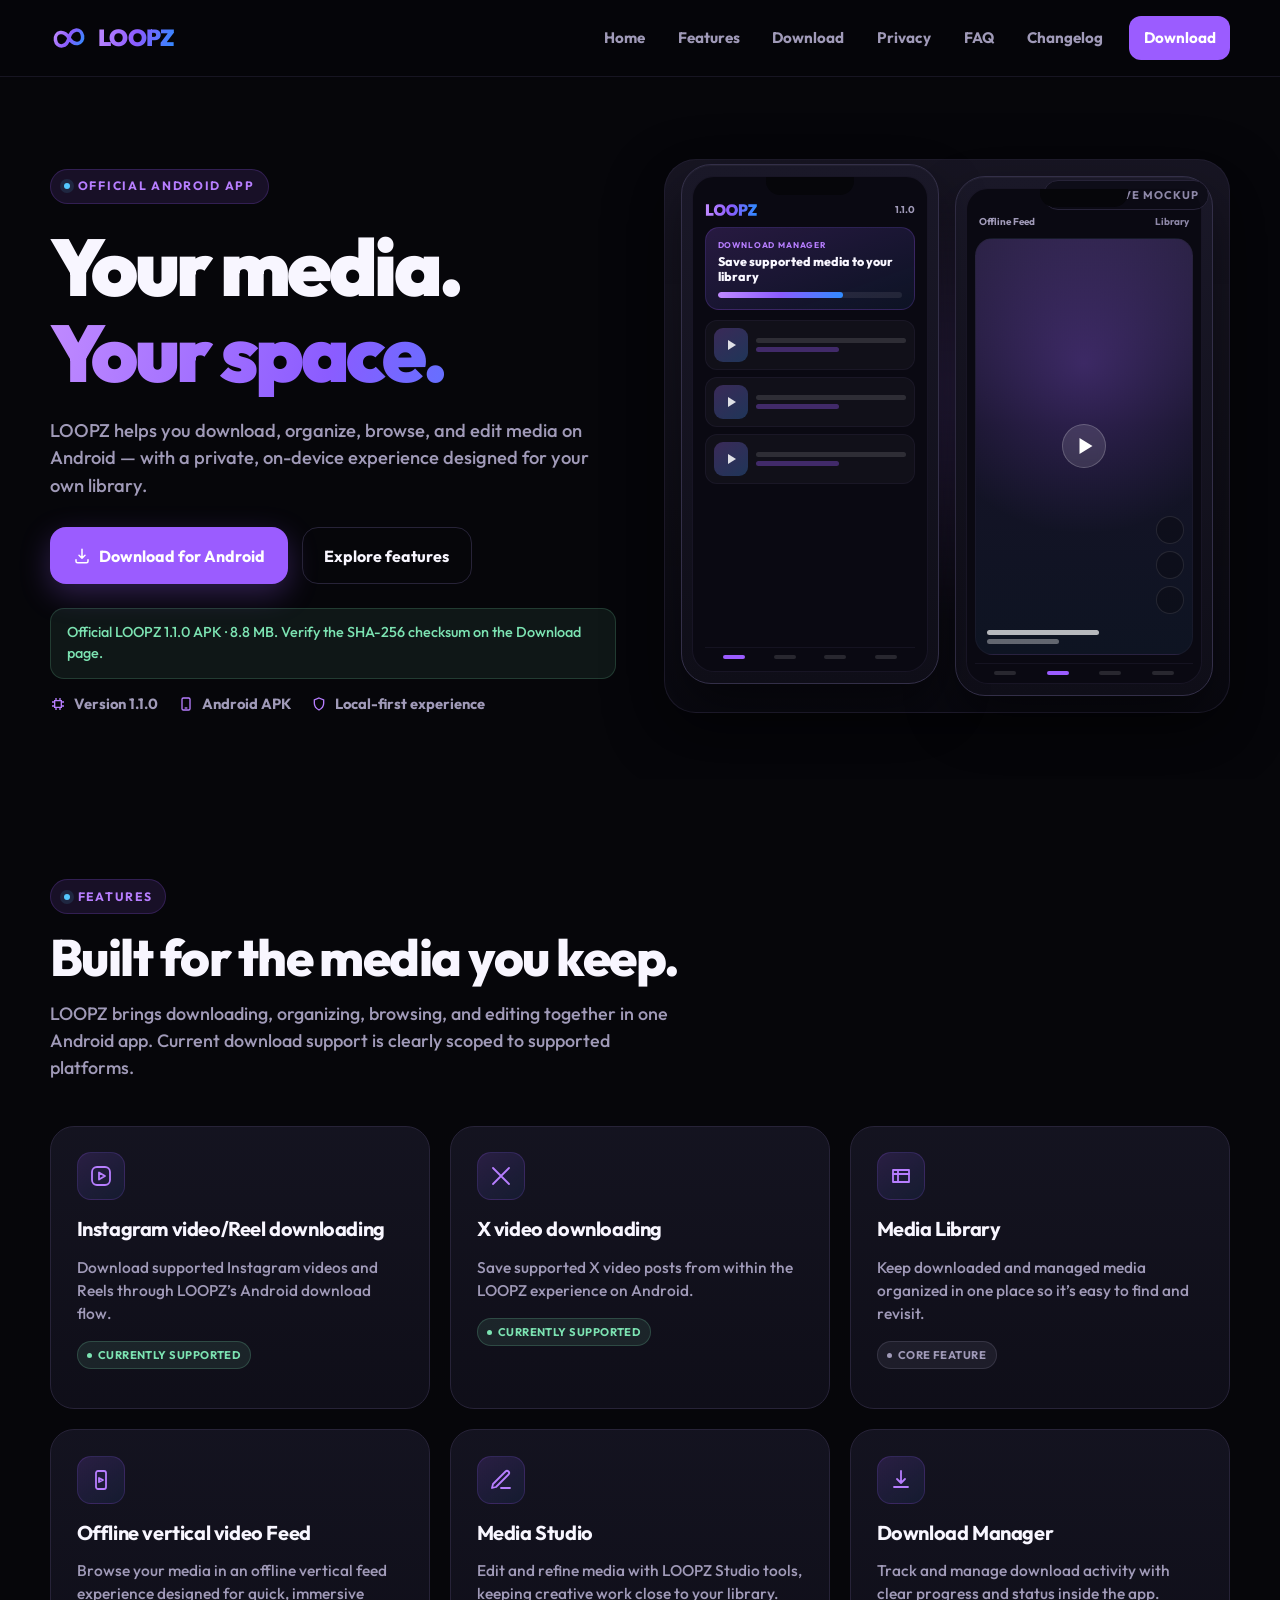
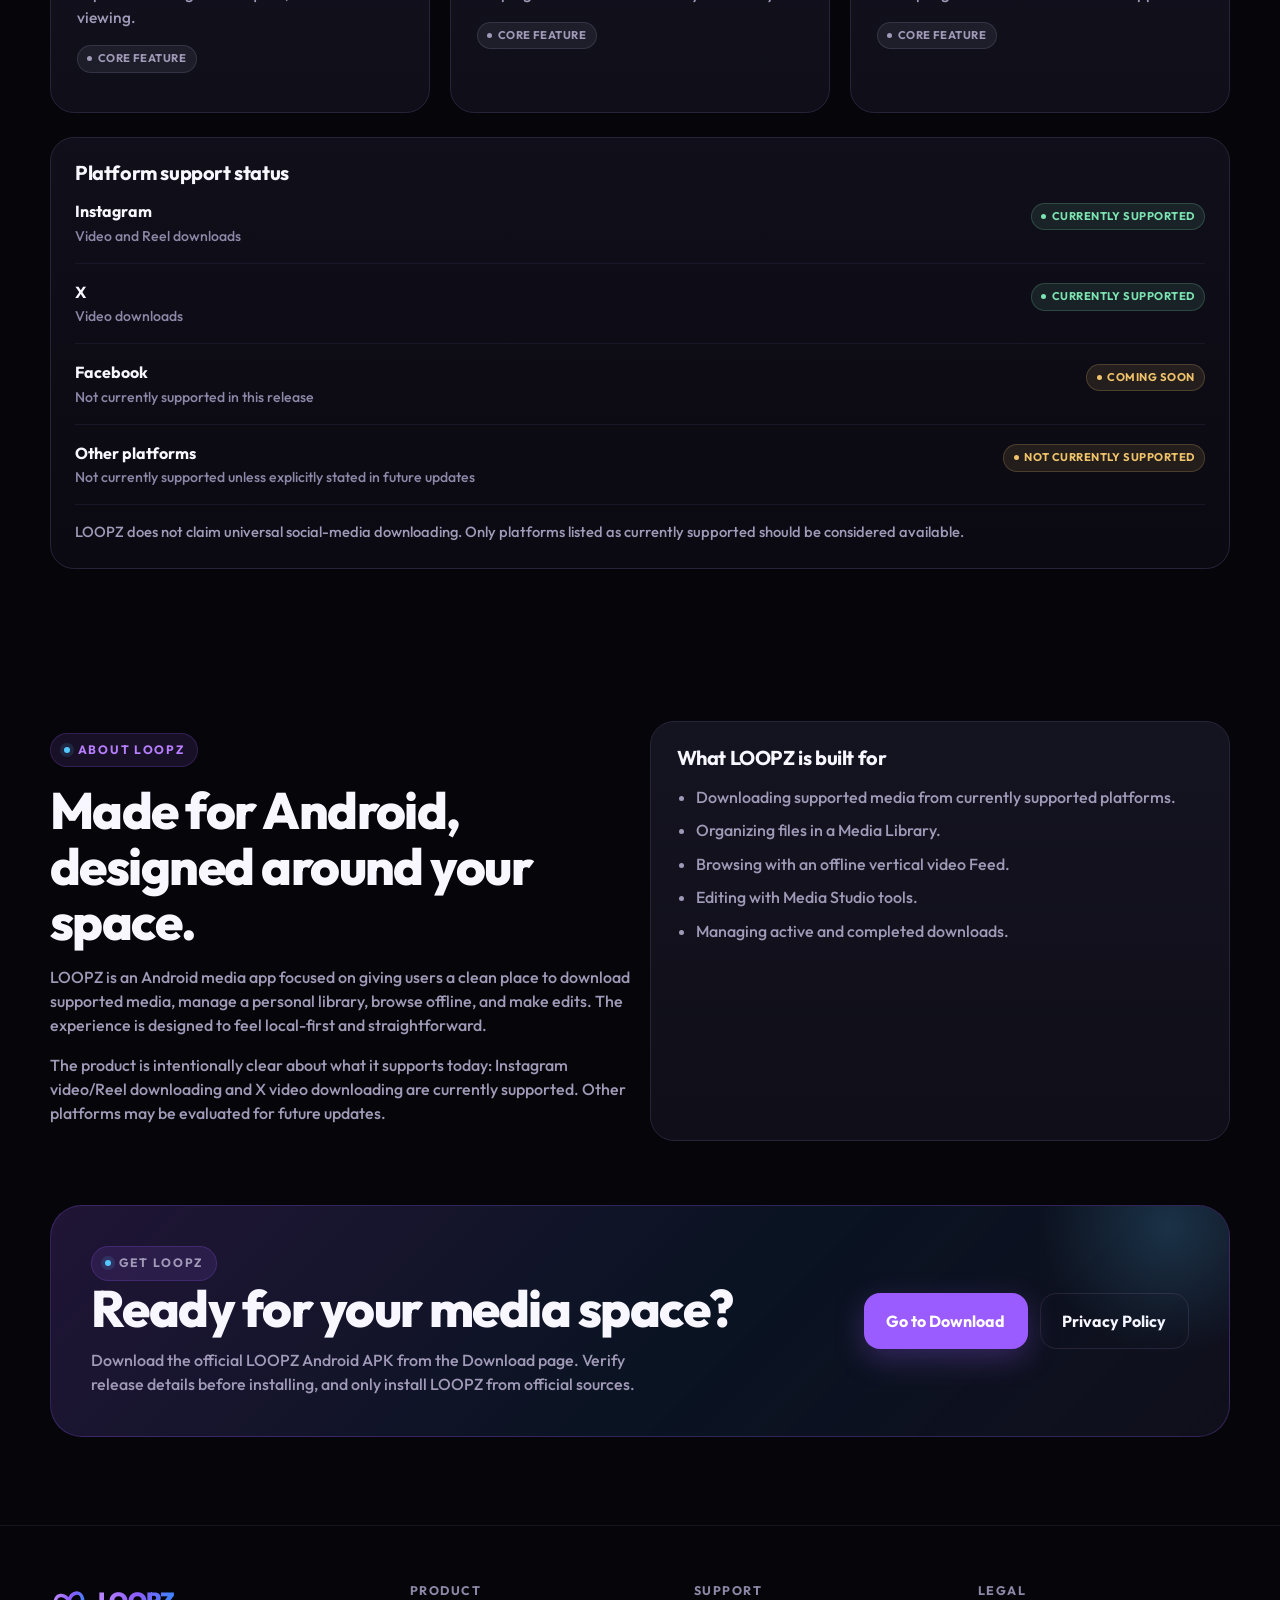
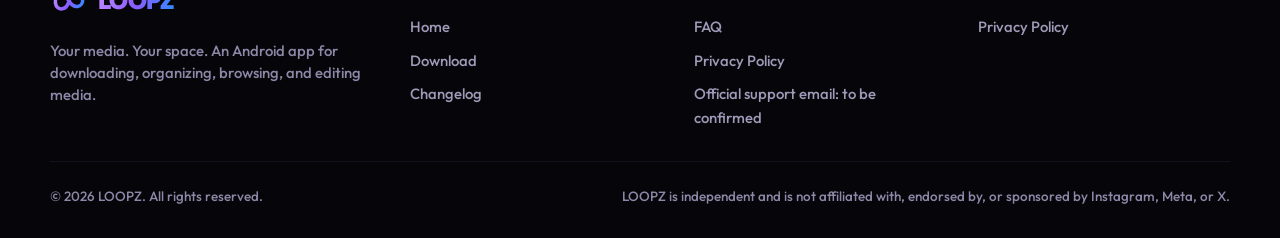
<file: index.html>
<!DOCTYPE html>
<html lang="en">
<head>
  <meta charset="utf-8">
  <meta name="viewport" content="width=device-width, initial-scale=1">
  <title>LOOPZ — Your media. Your space.</title>
  <meta name="description" content="LOOPZ is an Android app for downloading, organizing, browsing, and editing media. Currently supports Instagram video/Reel and X video downloads.">
  <meta name="robots" content="index,follow">
  <meta name="theme-color" content="#06060a">
  <link rel="canonical" href="https://loopz.app/">
  <meta property="og:title" content="LOOPZ — Your media. Your space.">
  <meta property="og:description" content="Download, organize, browse, and edit media on Android. Currently supports Instagram video/Reel and X video downloads.">
  <meta property="og:type" content="website">
  <meta property="og:image" content="assets/images/loopz-app-icon-512.png">
  <meta name="twitter:card" content="summary_large_image">
  <meta name="twitter:title" content="LOOPZ — Your media. Your space.">
  <meta name="twitter:description" content="Download, organize, browse, and edit media on Android. Currently supports Instagram video/Reel and X video downloads.">
  <meta name="twitter:image" content="assets/images/loopz-app-icon-512.png">
  <link rel="icon" href="assets/images/loopz-mark.svg" type="image/svg+xml">
  <link rel="stylesheet" href="assets/css/styles.css">
</head>
<body>
  <a class="skip-link" href="#main">Skip to content</a>
  <header class="site-header">
    <div class="nav-wrap">
      <a class="brand" href="index.html" aria-label="LOOPZ home">
        <img src="assets/images/loopz-mark.svg" alt="" width="38" height="38">
        <span>LOOPZ</span>
      </a>
      <button class="nav-toggle" type="button" data-nav-toggle aria-expanded="false" aria-controls="site-nav" aria-label="Open menu">
        <svg viewBox="0 0 24 24" fill="none" stroke="currentColor" stroke-width="2" stroke-linecap="round"><path d="M4 7h16M4 12h16M4 17h16"/></svg>
      </button>
      <nav class="nav" id="site-nav" data-nav aria-label="Primary">
        <a href="index.html">Home</a>
        <a href="#features">Features</a>
        <a href="download.html">Download</a>
        <a href="privacy.html">Privacy</a>
        <a href="faq.html">FAQ</a>
        <a href="changelog.html">Changelog</a>
        <a class="nav-cta" href="download.html">Download</a>
      </nav>
    </div>
  </header>

  <main id="main">
    <section class="hero">
      <div class="container hero-grid">
        <div class="hero-copy reveal">
          <p class="eyebrow">Official Android App</p>
          <h1><span class="line">Your media.</span><span class="line grad-text">Your space.</span></h1>
          <p class="lead">LOOPZ helps you download, organize, browse, and edit media on Android — with a private, on-device experience designed for your own library.</p>
          <div class="hero-actions">
            <a class="btn btn-primary" href="download.html">
              <svg viewBox="0 0 24 24" fill="none" stroke="currentColor" stroke-width="2" stroke-linecap="round" stroke-linejoin="round" aria-hidden="true"><path d="M12 3v12m0 0 4-4m-4 4-4-4M4 17v2a2 2 0 0 0 2 2h12a2 2 0 0 0 2-2v-2"/></svg>
              Download for Android
            </a>
            <a class="btn btn-secondary" href="#features">Explore features</a>
          </div>
          <p class="download-note ok" data-download-note>Official LOOPZ 1.1.0 APK · 8.8 MB. Verify the SHA-256 checksum on the Download page.</p>
          <ul class="hero-meta" aria-label="App details">
            <li><svg viewBox="0 0 24 24" fill="none" stroke="currentColor" stroke-width="2" aria-hidden="true"><path d="M7 7h10v10H7z"/><path d="M9 3v4M15 3v4M9 17v4M15 17v4M3 9h4M3 15h4M17 9h4M17 15h4"/></svg>Version 1.1.0</li>
            <li><svg viewBox="0 0 24 24" fill="none" stroke="currentColor" stroke-width="2" aria-hidden="true"><rect x="6" y="3" width="12" height="18" rx="2"/><path d="M10 18h4"/></svg>Android APK</li>
            <li><svg viewBox="0 0 24 24" fill="none" stroke="currentColor" stroke-width="2" aria-hidden="true"><path d="M12 3l7 3v5c0 5-3 8-7 10-4-2-7-5-7-10V6l7-3z"/></svg>Local-first experience</li>
          </ul>
        </div>

        <div class="hero-visual reveal" aria-label="Illustrative LOOPZ app mockups">
          <div class="mockup-wrap">
            <span class="mockup-label">Illustrative mockup</span>
            <div class="phone-mockups">
              <div class="phone featured" aria-hidden="true">
                <div class="phone-screen">
                  <div class="phone-notch"></div>
                  <div class="screen-ui">
                    <div class="s-head"><img class="logo-sm" src="assets/images/loopz-wordmark.svg" alt=""><span>1.1.0</span></div>
                    <div class="s-card">
                      <div class="s-kicker">Download Manager</div>
                      <div class="s-title">Save supported media to your library</div>
                      <div class="s-bar"><span></span></div>
                    </div>
                    <div class="s-list">
                      <div class="s-item"><div class="s-thumb"></div><div class="s-lines"><div class="s-line"></div><div class="s-line"></div></div></div>
                      <div class="s-item"><div class="s-thumb"></div><div class="s-lines"><div class="s-line"></div><div class="s-line"></div></div></div>
                      <div class="s-item"><div class="s-thumb"></div><div class="s-lines"><div class="s-line"></div><div class="s-line"></div></div></div>
                    </div>
                    <div class="s-nav"><span class="active"></span><span></span><span></span><span></span></div>
                  </div>
                </div>
              </div>
              <div class="phone" aria-hidden="true">
                <div class="phone-screen">
                  <div class="phone-notch"></div>
                  <div class="feed-screen">
                    <div class="s-head" style="padding:0 .2rem"><span style="font-size:.62rem;font-weight:700;color:#a09ab8">Offline Feed</span><span style="font-size:.62rem;color:#8e88a8">Library</span></div>
                    <div class="feed-media">
                      <div class="feed-play"></div>
                      <div class="feed-side"><div class="feed-dot"></div><div class="feed-dot"></div><div class="feed-dot"></div></div>
                      <div class="feed-meta"><div class="line"></div><div class="line"></div></div>
                    </div>
                    <div class="s-nav"><span></span><span class="active"></span><span></span><span></span></div>
                  </div>
                </div>
              </div>
            </div>
          </div>
        </div>
      </div>
    </section>

    <section class="section" id="features">
      <div class="container">
        <div class="section-head reveal">
          <p class="eyebrow">Features</p>
          <h2>Built for the media you keep.</h2>
          <p class="lead">LOOPZ brings downloading, organizing, browsing, and editing together in one Android app. Current download support is clearly scoped to supported platforms.</p>
        </div>

        <div class="grid-3">
          <article class="card reveal">
            <div class="icon-box"><svg viewBox="0 0 24 24" fill="none" stroke="currentColor" stroke-width="1.8" stroke-linecap="round" stroke-linejoin="round"><rect x="3" y="3" width="18" height="18" rx="5"/><path d="M10 8.5v7l6-3.5-6-3.5z"/></svg></div>
            <h3>Instagram video/Reel downloading</h3>
            <p>Download supported Instagram videos and Reels through LOOPZ’s Android download flow.</p>
            <div class="feature-status"><span class="badge supported">Currently supported</span></div>
          </article>

          <article class="card reveal">
            <div class="icon-box"><svg viewBox="0 0 24 24" fill="none" stroke="currentColor" stroke-width="1.8" stroke-linecap="round" stroke-linejoin="round"><path d="M4 4l16 16M20 4 4 20"/></svg></div>
            <h3>X video downloading</h3>
            <p>Save supported X video posts from within the LOOPZ experience on Android.</p>
            <div class="feature-status"><span class="badge supported">Currently supported</span></div>
          </article>

          <article class="card reveal">
            <div class="icon-box"><svg viewBox="0 0 24 24" fill="none" stroke="currentColor" stroke-width="1.8" stroke-linecap="round" stroke-linejoin="round"><path d="M4 6h16v12H4z"/><path d="M4 10h16M9 6v12"/></svg></div>
            <h3>Media Library</h3>
            <p>Keep downloaded and managed media organized in one place so it’s easy to find and revisit.</p>
            <div class="feature-status"><span class="badge neutral">Core feature</span></div>
          </article>

          <article class="card reveal">
            <div class="icon-box"><svg viewBox="0 0 24 24" fill="none" stroke="currentColor" stroke-width="1.8" stroke-linecap="round" stroke-linejoin="round"><rect x="7" y="3" width="10" height="18" rx="2"/><path d="M10 10l4 2-4 2z"/></svg></div>
            <h3>Offline vertical video Feed</h3>
            <p>Browse your media in an offline vertical feed experience designed for quick, immersive viewing.</p>
            <div class="feature-status"><span class="badge neutral">Core feature</span></div>
          </article>

          <article class="card reveal">
            <div class="icon-box"><svg viewBox="0 0 24 24" fill="none" stroke="currentColor" stroke-width="1.8" stroke-linecap="round" stroke-linejoin="round"><path d="M12 20h9"/><path d="M16.5 3.5a2.1 2.1 0 0 1 3 3L7 19l-4 1 1-4L16.5 3.5z"/></svg></div>
            <h3>Media Studio</h3>
            <p>Edit and refine media with LOOPZ Studio tools, keeping creative work close to your library.</p>
            <div class="feature-status"><span class="badge neutral">Core feature</span></div>
          </article>

          <article class="card reveal">
            <div class="icon-box"><svg viewBox="0 0 24 24" fill="none" stroke="currentColor" stroke-width="1.8" stroke-linecap="round" stroke-linejoin="round"><path d="M12 3v12m0 0 4-4m-4 4-4-4"/><path d="M5 19h14"/></svg></div>
            <h3>Download Manager</h3>
            <p>Track and manage download activity with clear progress and status inside the app.</p>
            <div class="feature-status"><span class="badge neutral">Core feature</span></div>
          </article>
        </div>

        <div class="status-panel reveal" style="margin-top:1.5rem;">
          <h3 style="margin-bottom:1rem;">Platform support status</h3>
          <div class="status-row">
            <div class="status-name">Instagram <span>Video and Reel downloads</span></div>
            <span class="badge supported">Currently supported</span>
          </div>
          <div class="status-row">
            <div class="status-name">X <span>Video downloads</span></div>
            <span class="badge supported">Currently supported</span>
          </div>
          <div class="status-row">
            <div class="status-name">Facebook <span>Not currently supported in this release</span></div>
            <span class="badge soon">Coming soon</span>
          </div>
          <div class="status-row">
            <div class="status-name">Other platforms <span>Not currently supported unless explicitly stated in future updates</span></div>
            <span class="badge soon">Not currently supported</span>
          </div>
          <p class="muted" style="margin:1rem 0 0;font-size:.92rem;">LOOPZ does not claim universal social-media downloading. Only platforms listed as currently supported should be considered available.</p>
        </div>
      </div>
    </section>

    <section class="section-sm" id="about">
      <div class="container">
        <div class="grid-2">
          <div class="reveal">
            <p class="eyebrow">About LOOPZ</p>
            <h2>Made for Android, designed around your space.</h2>
            <p class="muted">LOOPZ is an Android media app focused on giving users a clean place to download supported media, manage a personal library, browse offline, and make edits. The experience is designed to feel local-first and straightforward.</p>
            <p class="muted" style="margin-top:1rem;">The product is intentionally clear about what it supports today: Instagram video/Reel downloading and X video downloading are currently supported. Other platforms may be evaluated for future updates.</p>
          </div>
          <div class="card reveal">
            <h3>What LOOPZ is built for</h3>
            <ul style="margin:1rem 0 0;padding-left:1.2rem;color:var(--ink-soft);display:grid;gap:.6rem;">
              <li>Downloading supported media from currently supported platforms.</li>
              <li>Organizing files in a Media Library.</li>
              <li>Browsing with an offline vertical video Feed.</li>
              <li>Editing with Media Studio tools.</li>
              <li>Managing active and completed downloads.</li>
            </ul>
          </div>
        </div>
      </div>
    </section>

    <section class="cta-band">
      <div class="container">
        <div class="cta-box reveal">
          <div>
            <p class="eyebrow">Get LOOPZ</p>
            <h2 style="margin-bottom:.75rem;">Ready for your media space?</h2>
            <p>Download the official LOOPZ Android APK from the Download page. Verify release details before installing, and only install LOOPZ from official sources.</p>
          </div>
          <div class="cta-actions">
            <a class="btn btn-primary" href="download.html">Go to Download</a>
            <a class="btn btn-secondary" href="privacy.html">Privacy Policy</a>
          </div>
        </div>
      </div>
    </section>
  </main>

  <footer class="site-footer">
    <div class="container">
      <div class="footer-grid">
        <div class="footer-brand">
          <a class="brand" href="index.html" aria-label="LOOPZ home">
            <img src="assets/images/loopz-mark.svg" alt="" width="38" height="38">
            <span>LOOPZ</span>
          </a>
          <p>Your media. Your space. An Android app for downloading, organizing, browsing, and editing media.</p>
        </div>
        <div class="footer-col">
          <h4>Product</h4>
          <ul>
            <li><a href="index.html">Home</a></li>
            <li><a href="download.html">Download</a></li>
            <li><a href="changelog.html">Changelog</a></li>
          </ul>
        </div>
        <div class="footer-col">
          <h4>Support</h4>
          <ul>
            <li><a href="faq.html">FAQ</a></li>
            <li><a href="privacy.html">Privacy Policy</a></li>
            <li><a data-support-email>Official support email: to be confirmed</a></li>
          </ul>
        </div>
        <div class="footer-col">
          <h4>Legal</h4>
          <ul>
            <li><a href="privacy.html">Privacy Policy</a></li>
          </ul>
        </div>
      </div>
      <div class="footer-bottom">
        <p>© 2026 LOOPZ. All rights reserved.</p>
        <p class="disclaimer">LOOPZ is independent and is not affiliated with, endorsed by, or sponsored by Instagram, Meta, or X.</p>
      </div>
    </div>
  </footer>

  <script src="site.config.js"></script>
  <script src="assets/js/main.js"></script>
</body>
</html>
</file>
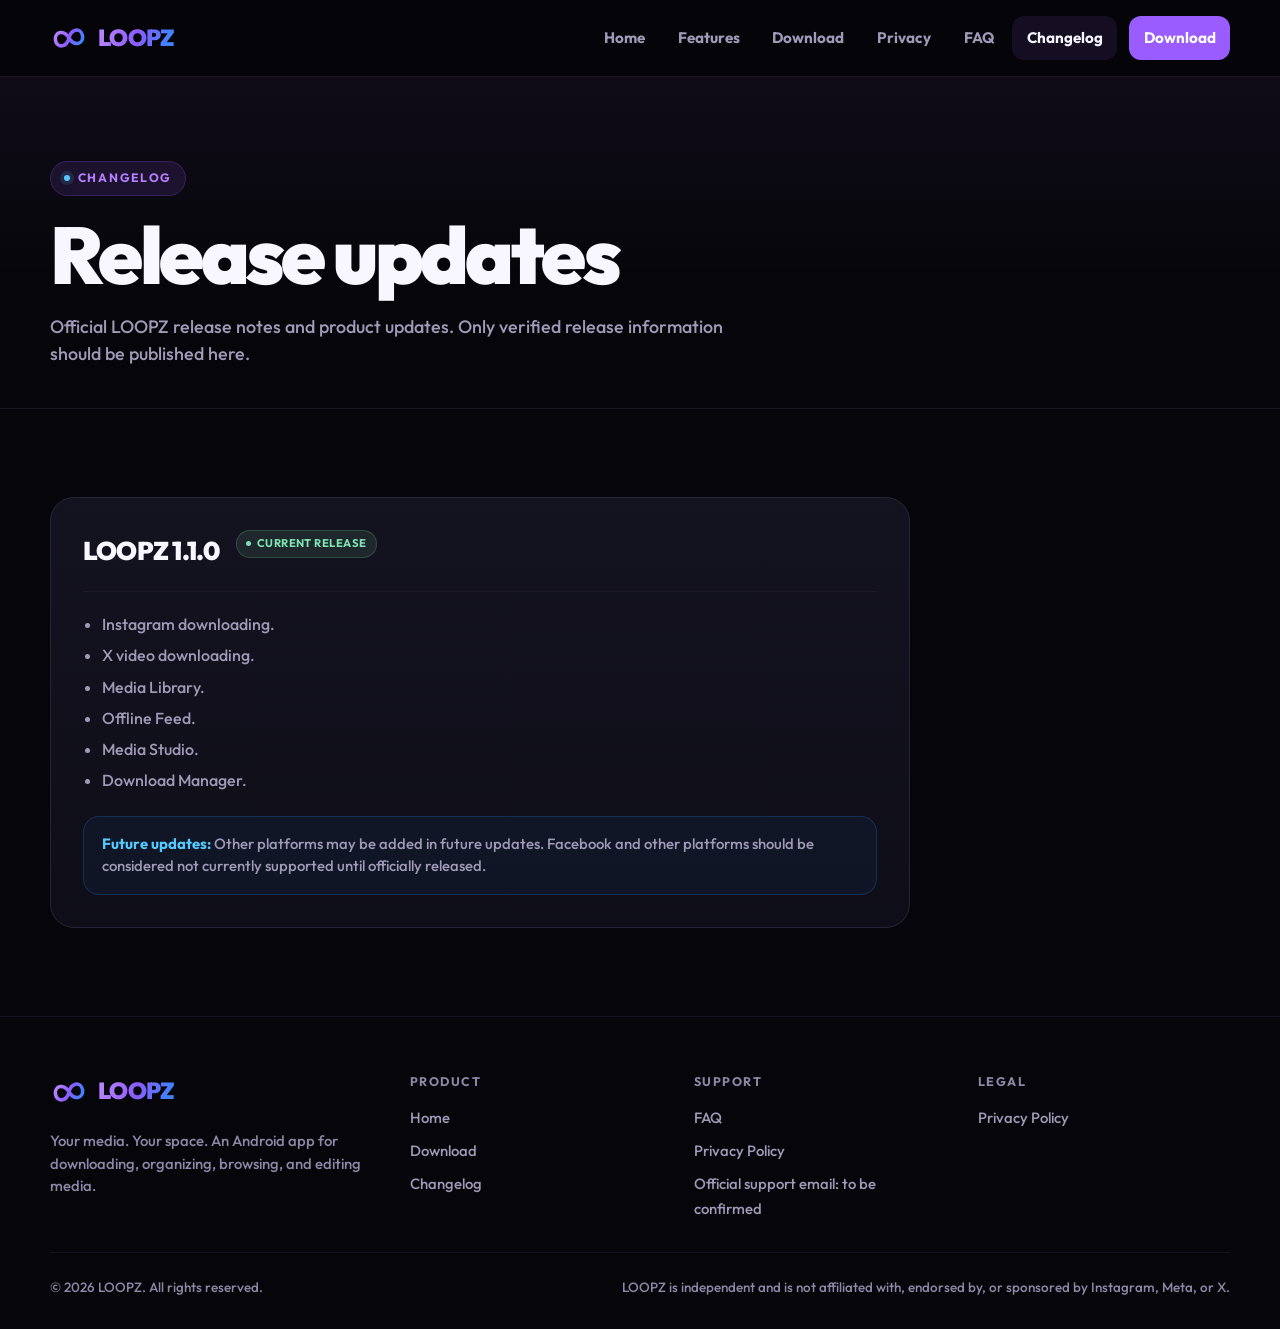
<file: changelog.html>
<!DOCTYPE html>
<html lang="en">
<head>
  <meta charset="utf-8">
  <meta name="viewport" content="width=device-width, initial-scale=1">
  <title>Changelog — LOOPZ</title>
  <meta name="description" content="LOOPZ release updates and changelog. Initial release entry for LOOPZ 1.1.0.">
  <meta name="robots" content="index,follow">
  <meta name="theme-color" content="#06060a">
  <link rel="canonical" href="https://loopz.app/changelog.html">
  <meta property="og:title" content="Changelog — LOOPZ">
  <meta property="og:description" content="LOOPZ release updates and changelog. Initial release entry for LOOPZ 1.1.0.">
  <meta property="og:type" content="website">
  <meta property="og:image" content="assets/images/loopz-app-icon-512.png">
  <meta name="twitter:card" content="summary_large_image">
  <meta name="twitter:title" content="Changelog — LOOPZ">
  <meta name="twitter:description" content="LOOPZ release updates and changelog. Initial release entry for LOOPZ 1.1.0.">
  <meta name="twitter:image" content="assets/images/loopz-app-icon-512.png">
  <link rel="icon" href="assets/images/loopz-mark.svg" type="image/svg+xml">
  <link rel="stylesheet" href="assets/css/styles.css">
</head>
<body>
  <a class="skip-link" href="#main">Skip to content</a>
  <header class="site-header">
    <div class="nav-wrap">
      <a class="brand" href="index.html" aria-label="LOOPZ home">
        <img src="assets/images/loopz-mark.svg" alt="" width="38" height="38">
        <span>LOOPZ</span>
      </a>
      <button class="nav-toggle" type="button" data-nav-toggle aria-expanded="false" aria-controls="site-nav" aria-label="Open menu">
        <svg viewBox="0 0 24 24" fill="none" stroke="currentColor" stroke-width="2" stroke-linecap="round"><path d="M4 7h16M4 12h16M4 17h16"/></svg>
      </button>
      <nav class="nav" id="site-nav" data-nav aria-label="Primary">
        <a href="index.html">Home</a><a href="index.html#features">Features</a><a href="download.html">Download</a><a href="privacy.html">Privacy</a><a href="faq.html">FAQ</a><a href="changelog.html" class="active" aria-current="page">Changelog</a><a class="nav-cta" href="download.html">Download</a>
      </nav>
    </div>
  </header>
  <main id="main">

    <section class="page-hero">
      <div class="container">
        <p class="eyebrow">Changelog</p>
        <h1>Release updates</h1>
        <p class="lead">Official LOOPZ release notes and product updates. Only verified release information should be published here.</p>
      </div>
    </section>
    <section class="section">
      <div class="container">
        <article class="release-card reveal">
          <div class="release-head">
            <h2 class="release-version">LOOPZ 1.1.0</h2>
            <span class="badge supported">Current release</span>
          </div>
          <ul class="release-list">
            <li>Instagram downloading.</li>
            <li>X video downloading.</li>
            <li>Media Library.</li>
            <li>Offline Feed.</li>
            <li>Media Studio.</li>
            <li>Download Manager.</li>
          </ul>
          <div class="callout info" style="margin-top:1.5rem;">
            <strong>Future updates:</strong> Other platforms may be added in future updates. Facebook and other platforms should be considered not currently supported until officially released.
          </div>
        </article>
      </div>
    </section>
    
  </main>
  <footer class="site-footer">
    <div class="container">
      <div class="footer-grid">
        <div class="footer-brand">
          <a class="brand" href="index.html" aria-label="LOOPZ home">
            <img src="assets/images/loopz-mark.svg" alt="" width="38" height="38">
            <span>LOOPZ</span>
          </a>
          <p>Your media. Your space. An Android app for downloading, organizing, browsing, and editing media.</p>
        </div>
        <div class="footer-col">
          <h4>Product</h4>
          <ul>
            <li><a href="index.html">Home</a></li>
            <li><a href="download.html">Download</a></li>
            <li><a href="changelog.html">Changelog</a></li>
          </ul>
        </div>
        <div class="footer-col">
          <h4>Support</h4>
          <ul>
            <li><a href="faq.html">FAQ</a></li>
            <li><a href="privacy.html">Privacy Policy</a></li>
            <li><a data-support-email>Official support email: to be confirmed</a></li>
          </ul>
        </div>
        <div class="footer-col">
          <h4>Legal</h4>
          <ul><li><a href="privacy.html">Privacy Policy</a></li></ul>
        </div>
      </div>
      <div class="footer-bottom">
        <p>© 2026 LOOPZ. All rights reserved.</p>
        <p class="disclaimer">LOOPZ is independent and is not affiliated with, endorsed by, or sponsored by Instagram, Meta, or X.</p>
      </div>
    </div>
  </footer>
  <script src="site.config.js"></script>
  <script src="assets/js/main.js"></script>
</body>
</html>
</file>
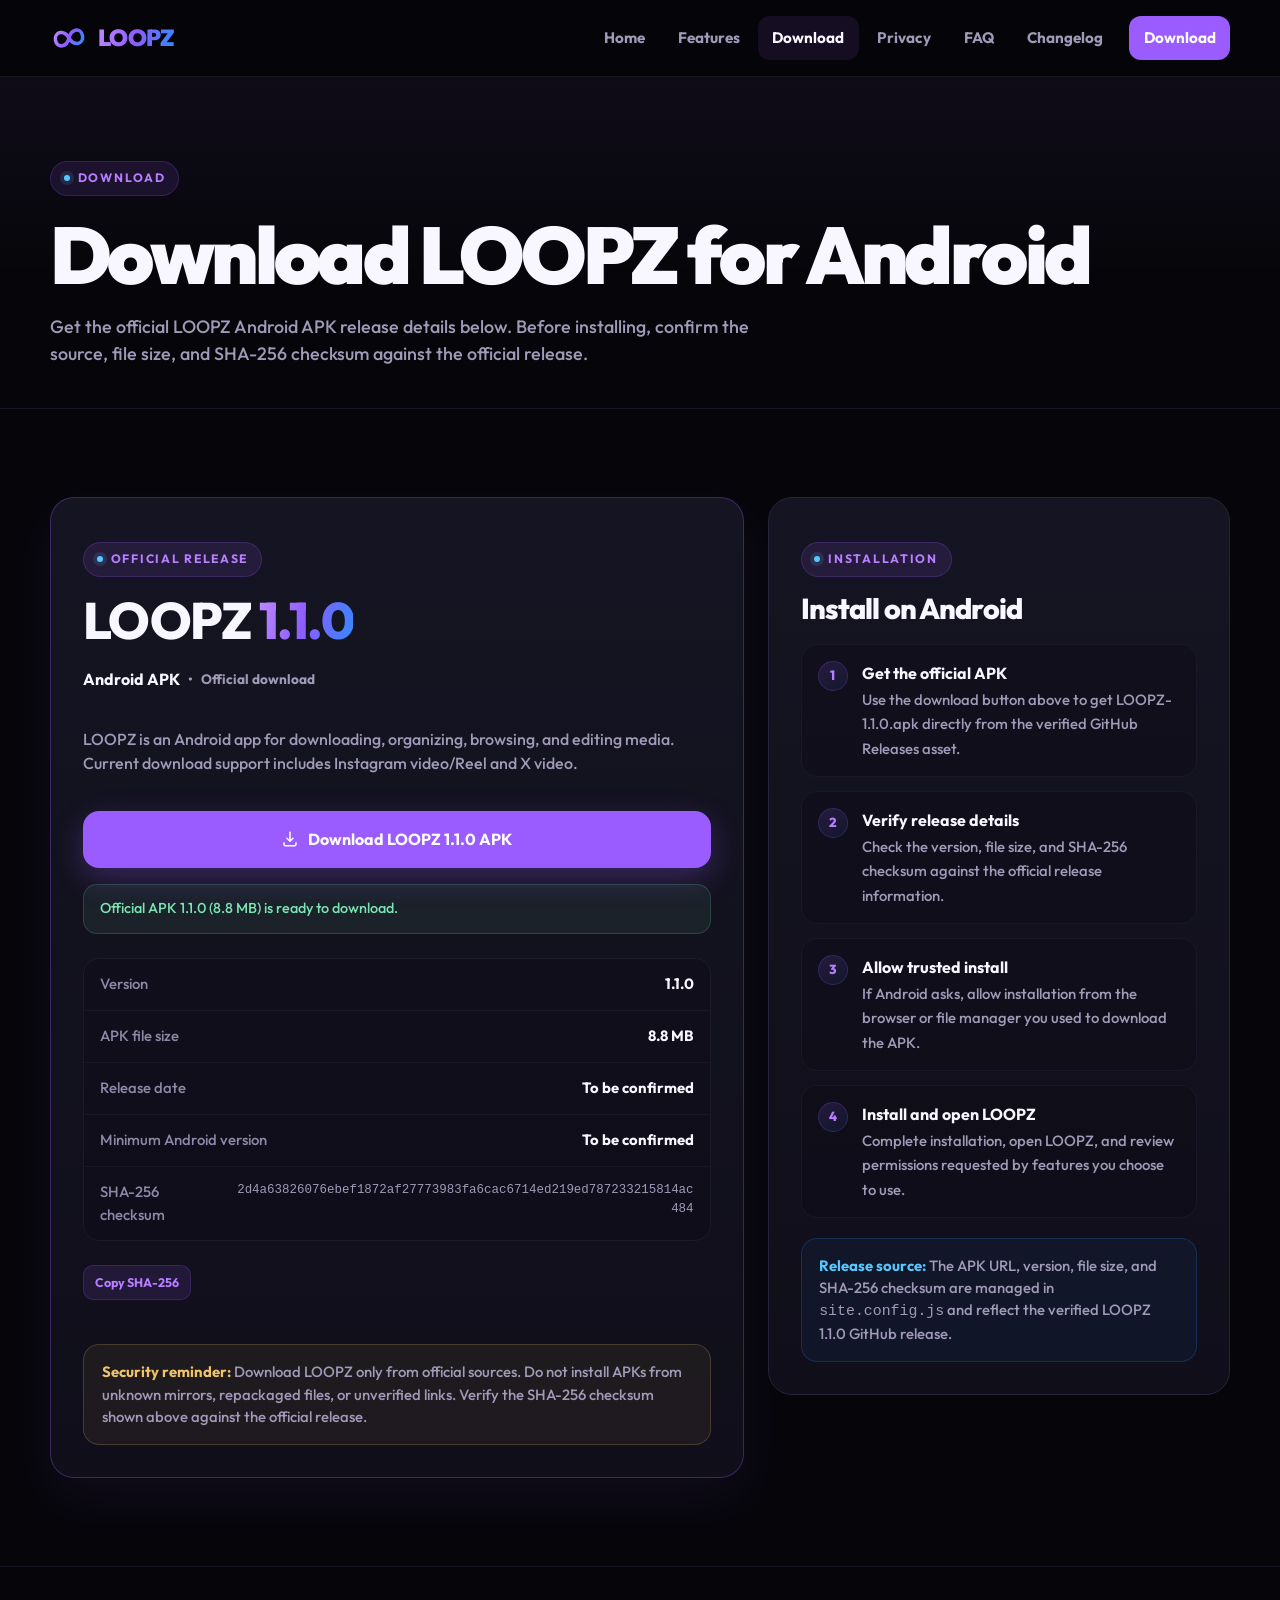
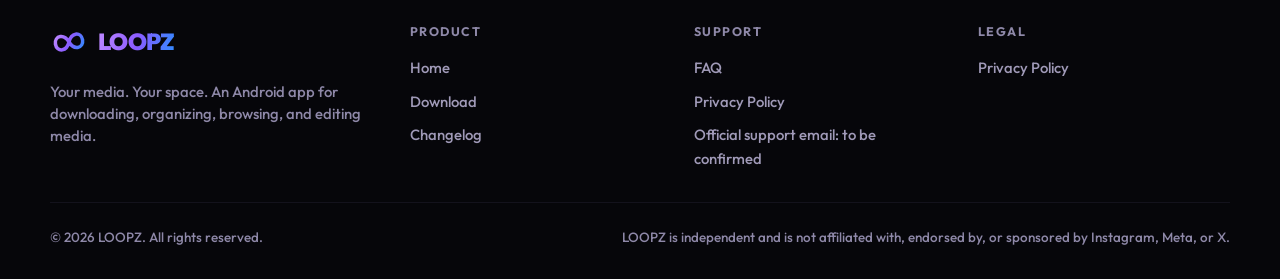
<file: download.html>
<!DOCTYPE html>
<html lang="en">
<head>
  <meta charset="utf-8">
  <meta name="viewport" content="width=device-width, initial-scale=1">
  <title>Download LOOPZ for Android — LOOPZ</title>
  <meta name="description" content="Download LOOPZ 1.1.0 for Android. Official APK download details, installation instructions, and security reminders.">
  <meta name="robots" content="index,follow">
  <meta name="theme-color" content="#06060a">
  <link rel="canonical" href="https://loopz.app/download.html">
  <meta property="og:title" content="Download LOOPZ for Android — LOOPZ">
  <meta property="og:description" content="Download LOOPZ 1.1.0 for Android. Official APK download details, installation instructions, and security reminders.">
  <meta property="og:type" content="website">
  <meta property="og:image" content="assets/images/loopz-app-icon-512.png">
  <meta name="twitter:card" content="summary_large_image">
  <meta name="twitter:title" content="Download LOOPZ for Android — LOOPZ">
  <meta name="twitter:description" content="Download LOOPZ 1.1.0 for Android. Official APK download details, installation instructions, and security reminders.">
  <meta name="twitter:image" content="assets/images/loopz-app-icon-512.png">
  <link rel="icon" href="assets/images/loopz-mark.svg" type="image/svg+xml">
  <link rel="stylesheet" href="assets/css/styles.css">
</head>
<body>
  <a class="skip-link" href="#main">Skip to content</a>
  <header class="site-header">
    <div class="nav-wrap">
      <a class="brand" href="index.html" aria-label="LOOPZ home">
        <img src="assets/images/loopz-mark.svg" alt="" width="38" height="38">
        <span>LOOPZ</span>
      </a>
      <button class="nav-toggle" type="button" data-nav-toggle aria-expanded="false" aria-controls="site-nav" aria-label="Open menu">
        <svg viewBox="0 0 24 24" fill="none" stroke="currentColor" stroke-width="2" stroke-linecap="round"><path d="M4 7h16M4 12h16M4 17h16"/></svg>
      </button>
      <nav class="nav" id="site-nav" data-nav aria-label="Primary">
        <a href="index.html">Home</a><a href="index.html#features">Features</a><a href="download.html" class="active" aria-current="page">Download</a><a href="privacy.html">Privacy</a><a href="faq.html">FAQ</a><a href="changelog.html">Changelog</a><a class="nav-cta" href="download.html">Download</a>
      </nav>
    </div>
  </header>
  <main id="main">

    <section class="page-hero">
      <div class="container">
        <p class="eyebrow">Download</p>
        <h1>Download LOOPZ for Android</h1>
        <p class="lead">Get the official LOOPZ Android APK release details below. Before installing, confirm the source, file size, and SHA-256 checksum against the official release.</p>
      </div>
    </section>
    <section class="section">
      <div class="container download-layout">
        <article class="download-card primary reveal">
          <p class="eyebrow">Official release</p>
          <h2 style="margin-bottom:.35rem;">LOOPZ <span class="grad-text">1.1.0</span></h2>
          <p class="version-tag"><strong>Android APK</strong> <span>•</span> <span>Official download</span></p>
          <p class="muted">LOOPZ is an Android app for downloading, organizing, browsing, and editing media. Current download support includes Instagram video/Reel and X video.</p>

          <a class="btn btn-primary" href="https://github.com/ctr-alt/loopz-website/releases/latest/download/LOOPZ-1.1.0.apk" data-download-btn aria-describedby="download-note" style="width:100%;margin-top:1.25rem;">
            <svg viewBox="0 0 24 24" fill="none" stroke="currentColor" stroke-width="2" stroke-linecap="round" stroke-linejoin="round" aria-hidden="true"><path d="M12 3v12m0 0 4-4m-4 4-4-4M4 17v2a2 2 0 0 0 2 2h12a2 2 0 0 0 2-2v-2"/></svg>
            Download LOOPZ 1.1.0 APK
          </a>
          <p id="download-note" class="download-note ok" data-download-note>Official APK v1.1.0 · 8.8 MB · direct download from GitHub Releases.</p>

          <ul class="meta-list" aria-label="Release metadata">
            <li><span>Version</span><strong data-config="version" data-fallback="1.1.0">1.1.0</strong></li>
            <li><span>APK file size</span><strong data-config="apkFileSize" data-fallback="8.8 MB">8.8 MB</strong></li>
            <li><span>Release date</span><strong data-config="releaseDate">To be confirmed</strong></li>
            <li><span>Minimum Android version</span><strong data-config="minAndroidVersion">To be confirmed</strong></li>
            <li><span>SHA-256 checksum</span><code data-config="sha256" data-fallback="2d4a63826076ebef1872af27773983fa6cac6714ed219ed787233215814ac484">2d4a63826076ebef1872af27773983fa6cac6714ed219ed787233215814ac484</code></li>
          </ul>
          <div class="checksum-row">
            <button class="copy-btn" type="button" data-copy-sha="sha-copy-status">Copy SHA-256</button>
          </div>
          <p id="sha-copy-status" class="copy-status" aria-live="polite"></p>

          <div class="callout" style="margin-top:1.25rem;">
            <strong>Security reminder:</strong> Download LOOPZ only from official sources. Do not install APKs from unknown mirrors, repackaged files, or unverified links. Verify the SHA-256 checksum shown above against the official release.
          </div>
        </article>

        <aside class="download-card reveal">
          <p class="eyebrow">Installation</p>
          <h2 style="font-size:1.8rem;">Install on Android</h2>
          <ol class="steps">
            <li><div><strong>Get the official APK</strong><span>Use the download button above to get LOOPZ-1.1.0.apk directly from the verified GitHub Releases asset.</span></div></li>
            <li><div><strong>Verify release details</strong><span>Check the version, file size, and SHA-256 checksum against the official release information.</span></div></li>
            <li><div><strong>Allow trusted install</strong><span>If Android asks, allow installation from the browser or file manager you used to download the APK.</span></div></li>
            <li><div><strong>Install and open LOOPZ</strong><span>Complete installation, open LOOPZ, and review permissions requested by features you choose to use.</span></div></li>
          </ol>
          <div class="callout info" style="margin-top:1.25rem;">
            <strong>Release source:</strong> The APK URL, version, file size, and SHA-256 checksum are managed in <code>site.config.js</code> and reflect the verified LOOPZ 1.1.0 GitHub release.
          </div>
        </aside>
      </div>
    </section>
    
  </main>
  <footer class="site-footer">
    <div class="container">
      <div class="footer-grid">
        <div class="footer-brand">
          <a class="brand" href="index.html" aria-label="LOOPZ home">
            <img src="assets/images/loopz-mark.svg" alt="" width="38" height="38">
            <span>LOOPZ</span>
          </a>
          <p>Your media. Your space. An Android app for downloading, organizing, browsing, and editing media.</p>
        </div>
        <div class="footer-col">
          <h4>Product</h4>
          <ul>
            <li><a href="index.html">Home</a></li>
            <li><a href="download.html">Download</a></li>
            <li><a href="changelog.html">Changelog</a></li>
          </ul>
        </div>
        <div class="footer-col">
          <h4>Support</h4>
          <ul>
            <li><a href="faq.html">FAQ</a></li>
            <li><a href="privacy.html">Privacy Policy</a></li>
            <li><a data-support-email>Official support email: to be confirmed</a></li>
          </ul>
        </div>
        <div class="footer-col">
          <h4>Legal</h4>
          <ul><li><a href="privacy.html">Privacy Policy</a></li></ul>
        </div>
      </div>
      <div class="footer-bottom">
        <p>© 2026 LOOPZ. All rights reserved.</p>
        <p class="disclaimer">LOOPZ is independent and is not affiliated with, endorsed by, or sponsored by Instagram, Meta, or X.</p>
      </div>
    </div>
  </footer>
  <script src="site.config.js"></script>
  <script src="assets/js/main.js"></script>
</body>
</html>
</file>
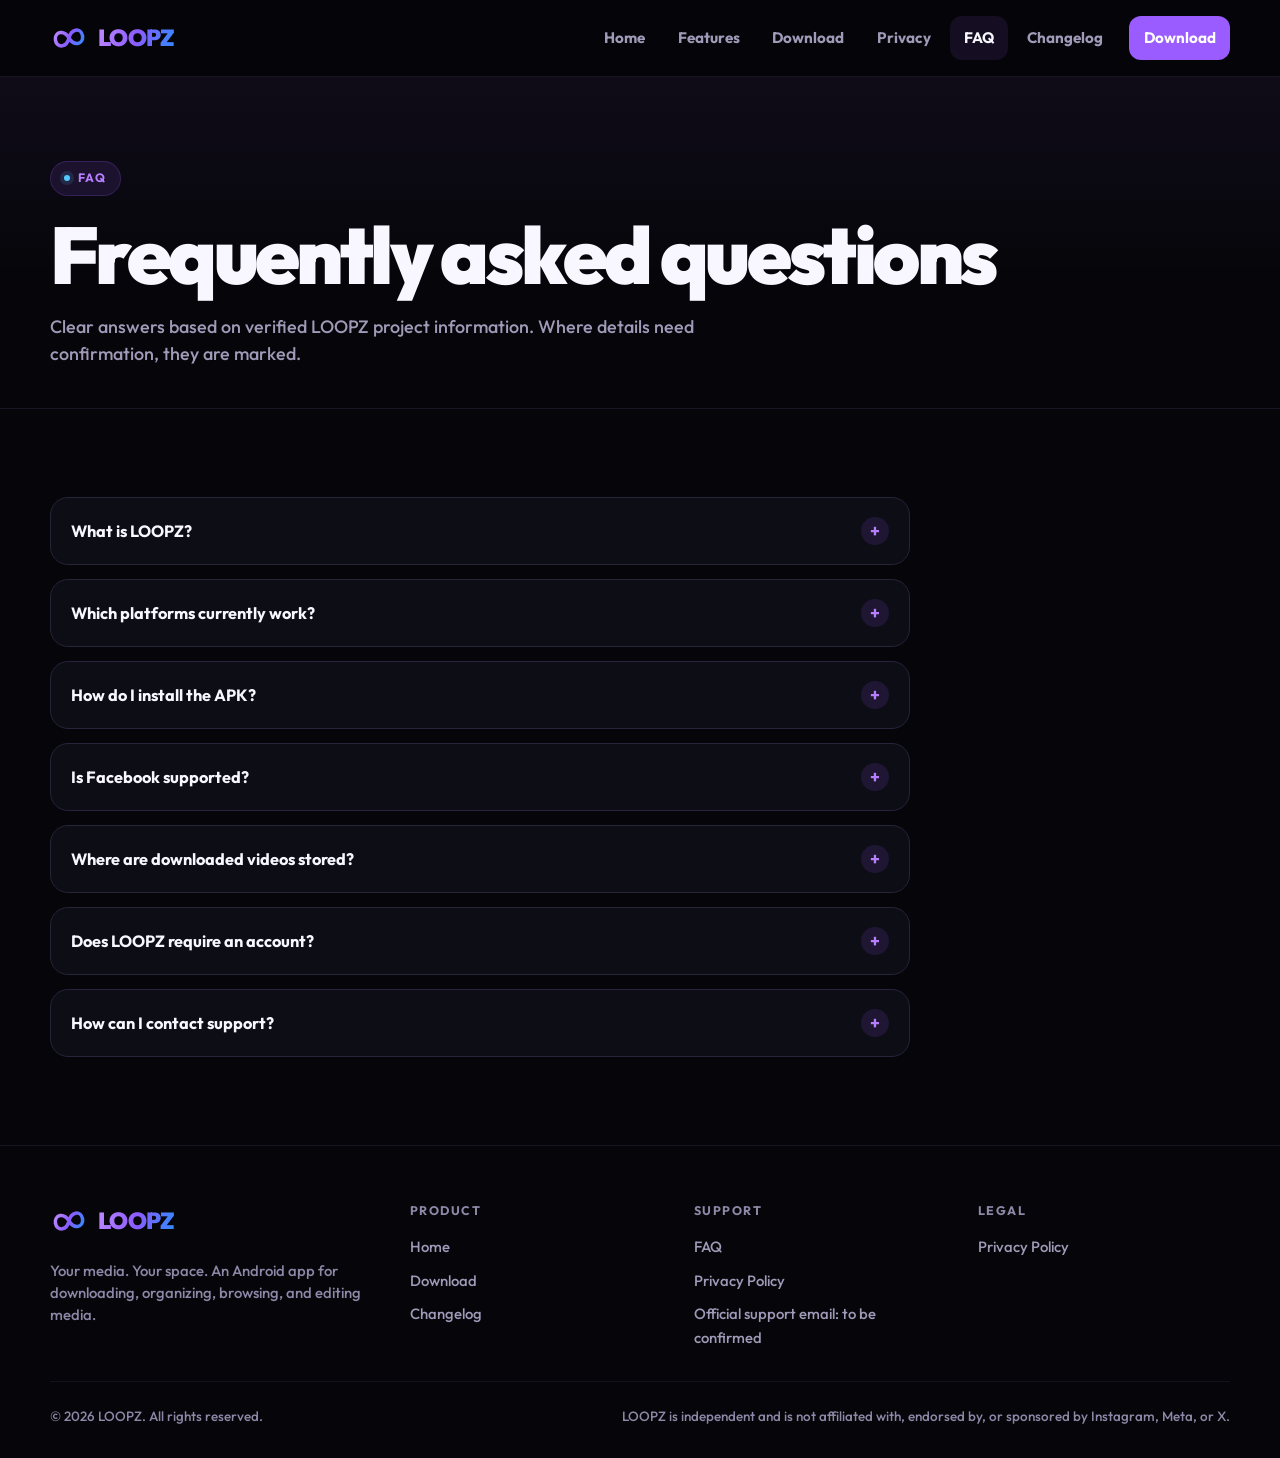
<file: faq.html>
<!DOCTYPE html>
<html lang="en">
<head>
  <meta charset="utf-8">
  <meta name="viewport" content="width=device-width, initial-scale=1">
  <title>FAQ — LOOPZ</title>
  <meta name="description" content="Frequently asked questions about LOOPZ, supported platforms, installation, privacy, and support.">
  <meta name="robots" content="index,follow">
  <meta name="theme-color" content="#06060a">
  <link rel="canonical" href="https://loopz.app/faq.html">
  <meta property="og:title" content="FAQ — LOOPZ">
  <meta property="og:description" content="Frequently asked questions about LOOPZ, supported platforms, installation, privacy, and support.">
  <meta property="og:type" content="website">
  <meta property="og:image" content="assets/images/loopz-app-icon-512.png">
  <meta name="twitter:card" content="summary_large_image">
  <meta name="twitter:title" content="FAQ — LOOPZ">
  <meta name="twitter:description" content="Frequently asked questions about LOOPZ, supported platforms, installation, privacy, and support.">
  <meta name="twitter:image" content="assets/images/loopz-app-icon-512.png">
  <link rel="icon" href="assets/images/loopz-mark.svg" type="image/svg+xml">
  <link rel="stylesheet" href="assets/css/styles.css">
</head>
<body>
  <a class="skip-link" href="#main">Skip to content</a>
  <header class="site-header">
    <div class="nav-wrap">
      <a class="brand" href="index.html" aria-label="LOOPZ home">
        <img src="assets/images/loopz-mark.svg" alt="" width="38" height="38">
        <span>LOOPZ</span>
      </a>
      <button class="nav-toggle" type="button" data-nav-toggle aria-expanded="false" aria-controls="site-nav" aria-label="Open menu">
        <svg viewBox="0 0 24 24" fill="none" stroke="currentColor" stroke-width="2" stroke-linecap="round"><path d="M4 7h16M4 12h16M4 17h16"/></svg>
      </button>
      <nav class="nav" id="site-nav" data-nav aria-label="Primary">
        <a href="index.html">Home</a><a href="index.html#features">Features</a><a href="download.html">Download</a><a href="privacy.html">Privacy</a><a href="faq.html" class="active" aria-current="page">FAQ</a><a href="changelog.html">Changelog</a><a class="nav-cta" href="download.html">Download</a>
      </nav>
    </div>
  </header>
  <main id="main">

    <section class="page-hero">
      <div class="container">
        <p class="eyebrow">FAQ</p>
        <h1>Frequently asked questions</h1>
        <p class="lead">Clear answers based on verified LOOPZ project information. Where details need confirmation, they are marked.</p>
      </div>
    </section>
    <section class="section">
      <div class="container">
        <div class="faq-list reveal">
          <details class="faq-item">
            <summary>What is LOOPZ?</summary>
            <div class="faq-answer"><p>LOOPZ is an Android app for downloading, organizing, browsing, and editing media. It includes features such as Media Library, Offline vertical video Feed, Media Studio, and Download Manager.</p></div>
          </details>
          <details class="faq-item">
            <summary>Which platforms currently work?</summary>
            <div class="faq-answer"><p>Instagram video/Reel downloading and X video downloading are currently supported in LOOPZ 1.1.0. Facebook and other platforms are not currently supported unless explicitly stated in future updates.</p></div>
          </details>
          <details class="faq-item">
            <summary>How do I install the APK?</summary>
            <div class="faq-answer"><p>Download the official APK from the <a href="download.html">Download page</a>, verify the release metadata and SHA-256 checksum, allow installation from the trusted source if Android prompts you, then install and open LOOPZ.</p></div>
          </details>
          <details class="faq-item">
            <summary>Is Facebook supported?</summary>
            <div class="faq-answer"><p>No. Facebook is not currently supported in LOOPZ 1.1.0. It may be added in a future update, but it should not be considered available until officially announced and supported.</p></div>
          </details>
          <details class="faq-item">
            <summary>Where are downloaded videos stored?</summary>
            <div class="faq-answer"><p>Downloaded media is stored locally on your device through Android storage/media flows used by the app. The exact user-visible folder/path behavior can vary by Android version and app flow; confirm the final user-facing storage location details before publishing support documentation.</p></div>
          </details>
          <details class="faq-item">
            <summary>Does LOOPZ require an account?</summary>
            <div class="faq-answer"><p>No evidence of user accounts or a LOOPZ backend was found in the audited repository. LOOPZ is designed as a local Android app experience.</p></div>
          </details>
          <details class="faq-item">
            <summary>How can I contact support?</summary>
            <div class="faq-answer"><p>Official support contact: <a data-support-email>Official support email: to be confirmed</a>. This placeholder should be replaced with the verified official support email before publishing.</p></div>
          </details>
        </div>
      </div>
    </section>
    
  </main>
  <footer class="site-footer">
    <div class="container">
      <div class="footer-grid">
        <div class="footer-brand">
          <a class="brand" href="index.html" aria-label="LOOPZ home">
            <img src="assets/images/loopz-mark.svg" alt="" width="38" height="38">
            <span>LOOPZ</span>
          </a>
          <p>Your media. Your space. An Android app for downloading, organizing, browsing, and editing media.</p>
        </div>
        <div class="footer-col">
          <h4>Product</h4>
          <ul>
            <li><a href="index.html">Home</a></li>
            <li><a href="download.html">Download</a></li>
            <li><a href="changelog.html">Changelog</a></li>
          </ul>
        </div>
        <div class="footer-col">
          <h4>Support</h4>
          <ul>
            <li><a href="faq.html">FAQ</a></li>
            <li><a href="privacy.html">Privacy Policy</a></li>
            <li><a data-support-email>Official support email: to be confirmed</a></li>
          </ul>
        </div>
        <div class="footer-col">
          <h4>Legal</h4>
          <ul><li><a href="privacy.html">Privacy Policy</a></li></ul>
        </div>
      </div>
      <div class="footer-bottom">
        <p>© 2026 LOOPZ. All rights reserved.</p>
        <p class="disclaimer">LOOPZ is independent and is not affiliated with, endorsed by, or sponsored by Instagram, Meta, or X.</p>
      </div>
    </div>
  </footer>
  <script src="site.config.js"></script>
  <script src="assets/js/main.js"></script>
</body>
</html>
</file>
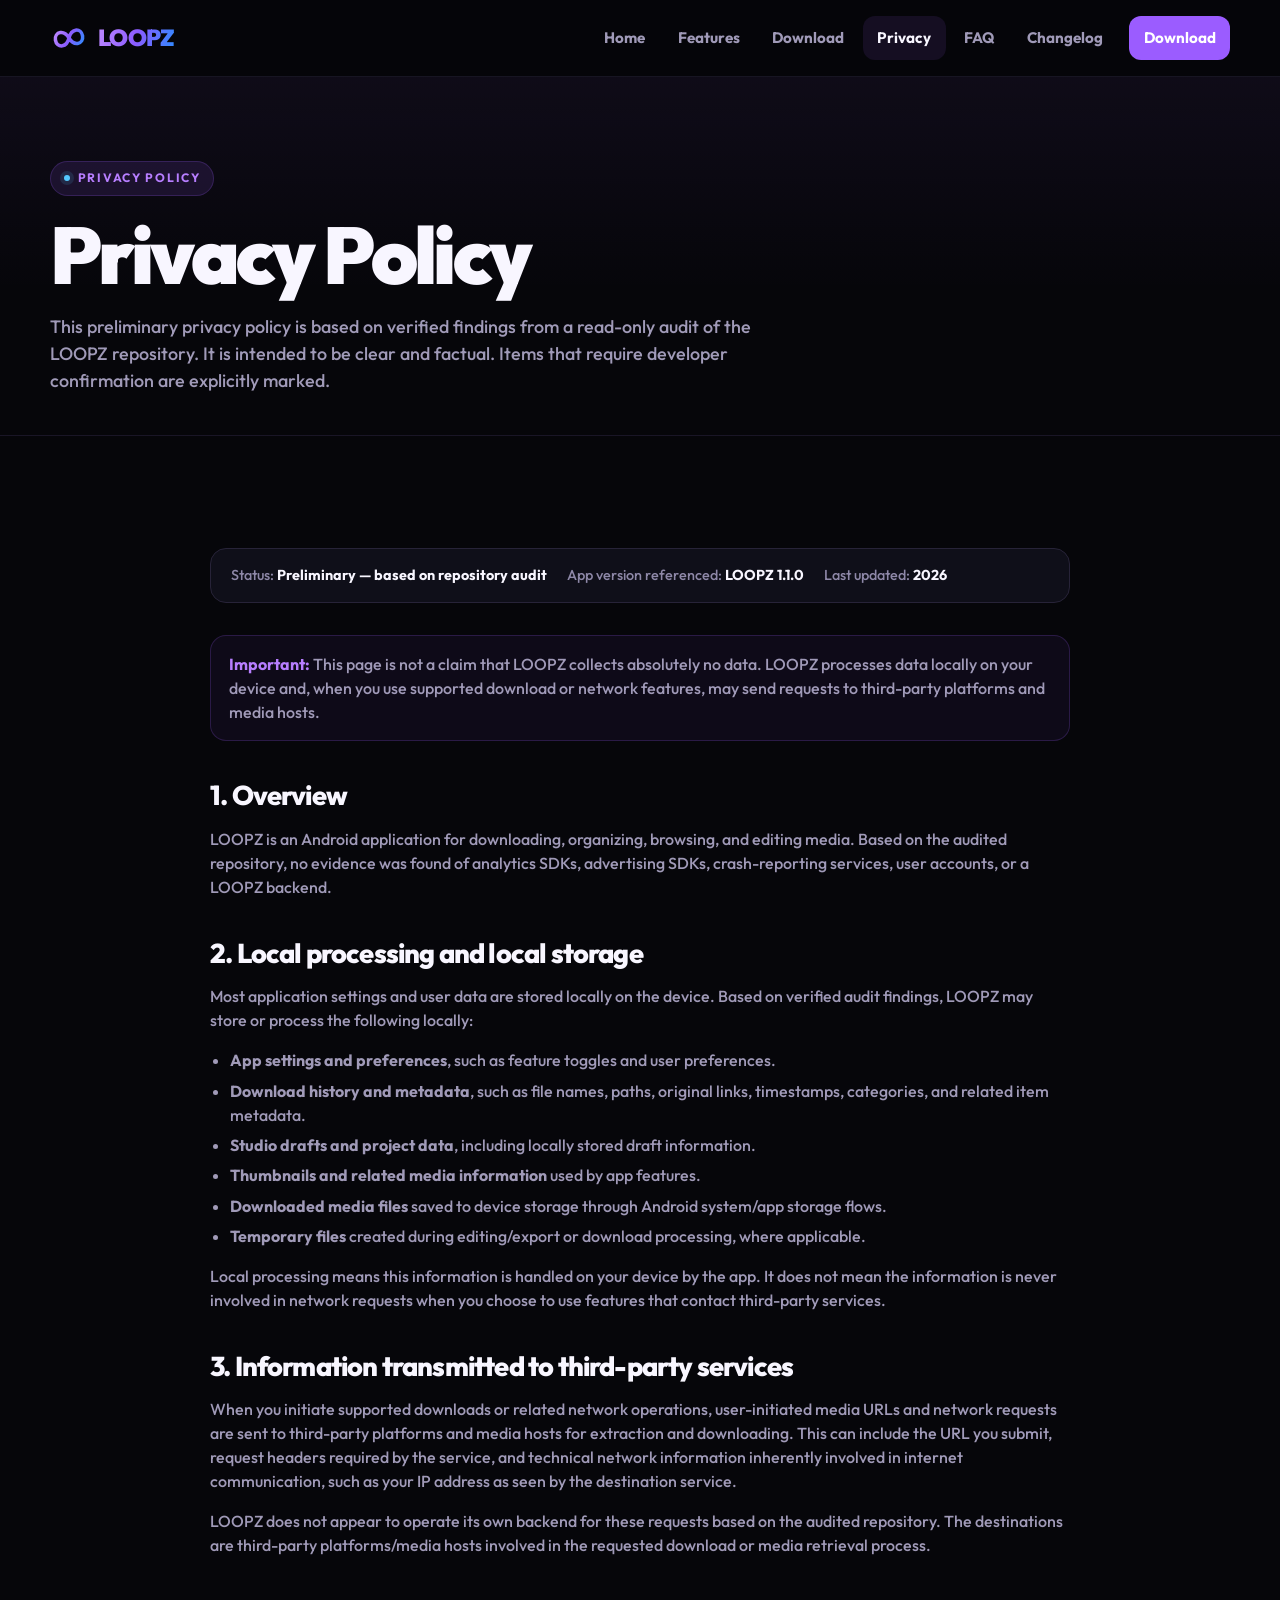
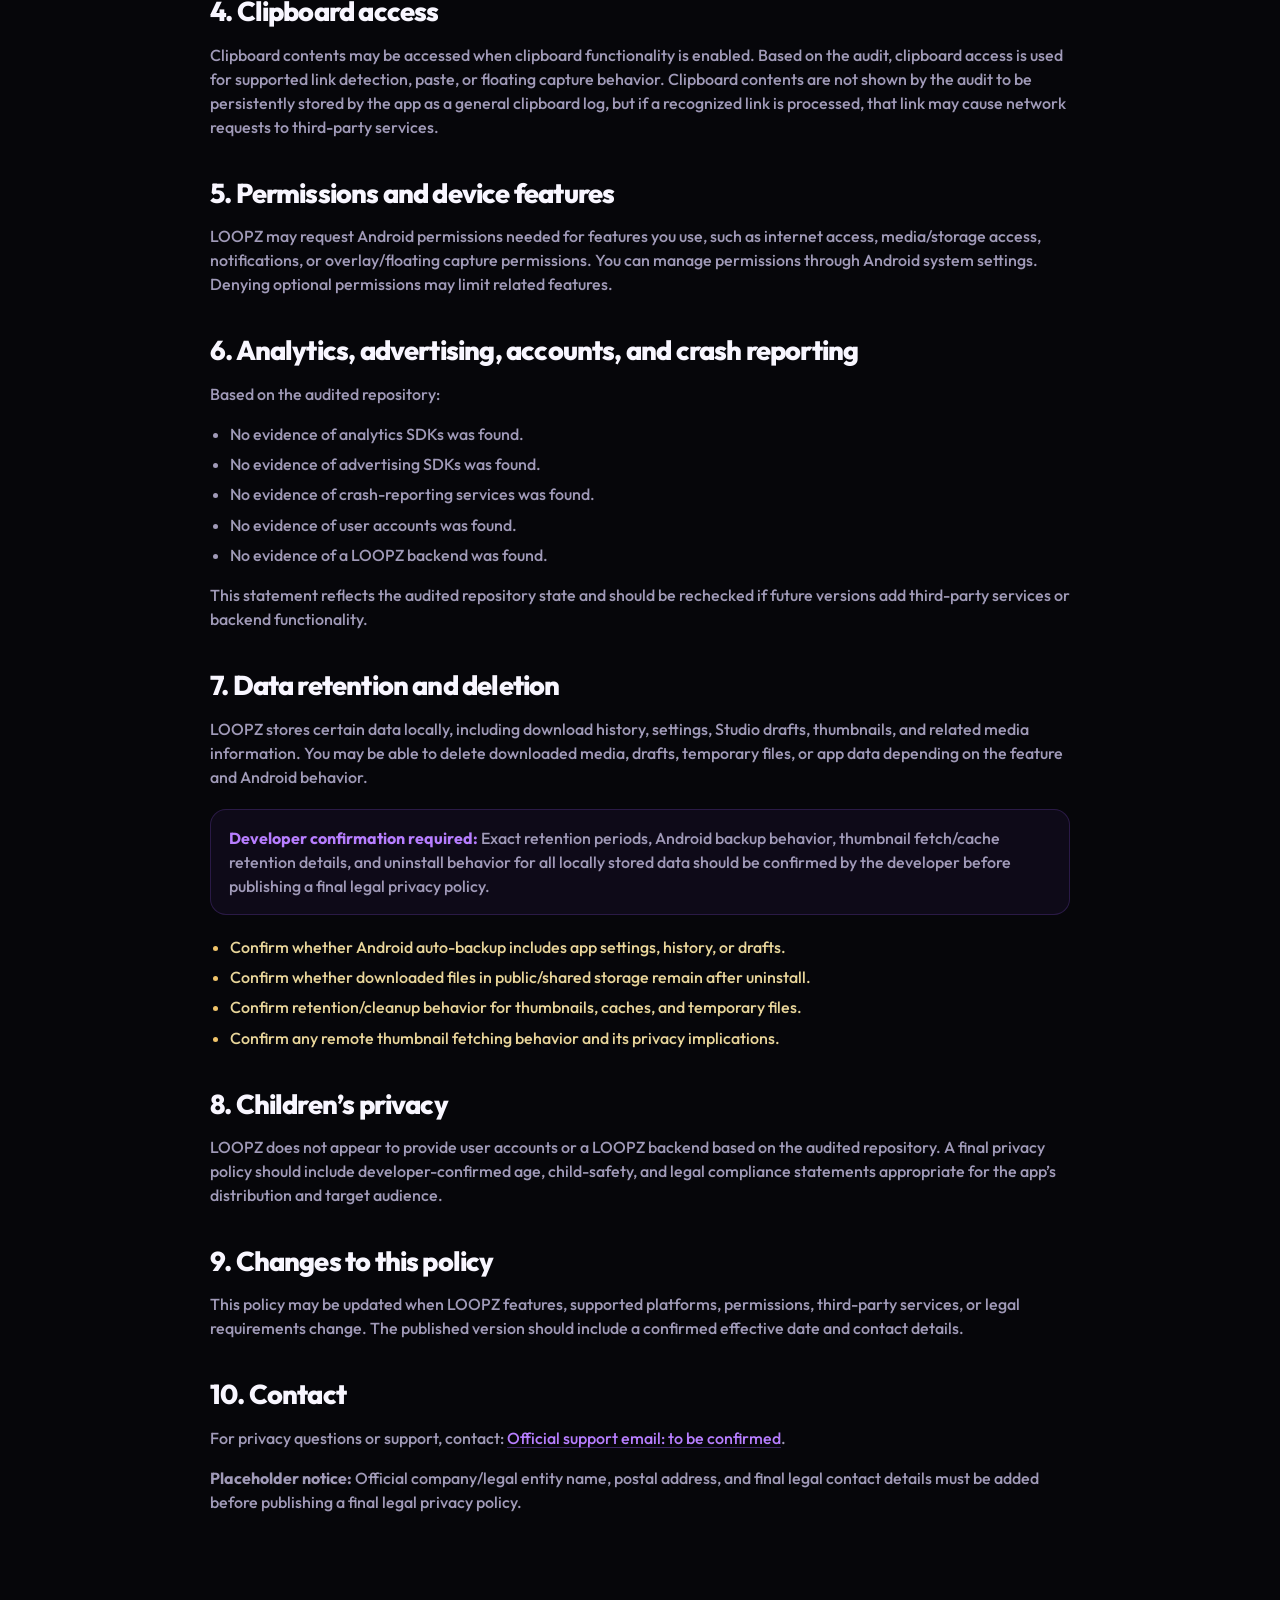
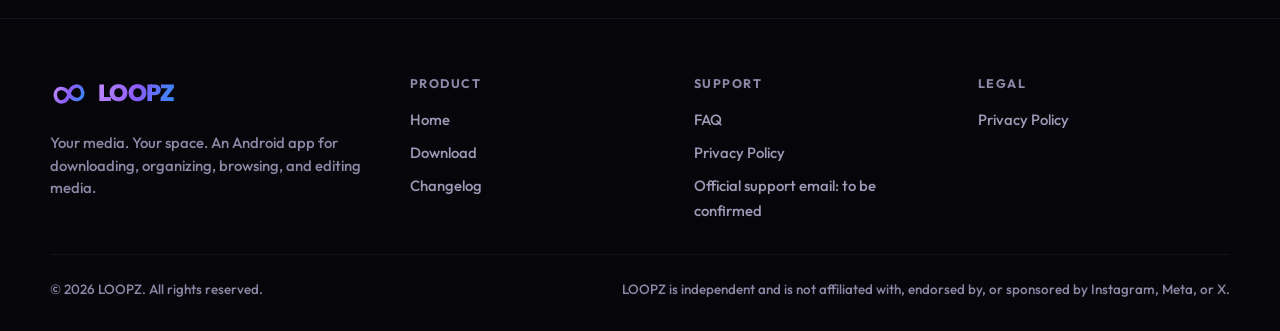
<file: privacy.html>
<!DOCTYPE html>
<html lang="en">
<head>
  <meta charset="utf-8">
  <meta name="viewport" content="width=device-width, initial-scale=1">
  <title>Privacy Policy — LOOPZ</title>
  <meta name="description" content="Preliminary privacy policy for LOOPZ based on verified repository audit findings. Local processing, third-party requests, and developer-confirmation items are clearly marked.">
  <meta name="robots" content="index,follow">
  <meta name="theme-color" content="#06060a">
  <link rel="canonical" href="https://loopz.app/privacy.html">
  <meta property="og:title" content="Privacy Policy — LOOPZ">
  <meta property="og:description" content="Preliminary privacy policy for LOOPZ based on verified repository audit findings. Local processing, third-party requests, and developer-confirmation items are clearly marked.">
  <meta property="og:type" content="website">
  <meta property="og:image" content="assets/images/loopz-app-icon-512.png">
  <meta name="twitter:card" content="summary_large_image">
  <meta name="twitter:title" content="Privacy Policy — LOOPZ">
  <meta name="twitter:description" content="Preliminary privacy policy for LOOPZ based on verified repository audit findings. Local processing, third-party requests, and developer-confirmation items are clearly marked.">
  <meta name="twitter:image" content="assets/images/loopz-app-icon-512.png">
  <link rel="icon" href="assets/images/loopz-mark.svg" type="image/svg+xml">
  <link rel="stylesheet" href="assets/css/styles.css">
</head>
<body>
  <a class="skip-link" href="#main">Skip to content</a>
  <header class="site-header">
    <div class="nav-wrap">
      <a class="brand" href="index.html" aria-label="LOOPZ home">
        <img src="assets/images/loopz-mark.svg" alt="" width="38" height="38">
        <span>LOOPZ</span>
      </a>
      <button class="nav-toggle" type="button" data-nav-toggle aria-expanded="false" aria-controls="site-nav" aria-label="Open menu">
        <svg viewBox="0 0 24 24" fill="none" stroke="currentColor" stroke-width="2" stroke-linecap="round"><path d="M4 7h16M4 12h16M4 17h16"/></svg>
      </button>
      <nav class="nav" id="site-nav" data-nav aria-label="Primary">
        <a href="index.html">Home</a><a href="index.html#features">Features</a><a href="download.html">Download</a><a href="privacy.html" class="active" aria-current="page">Privacy</a><a href="faq.html">FAQ</a><a href="changelog.html">Changelog</a><a class="nav-cta" href="download.html">Download</a>
      </nav>
    </div>
  </header>
  <main id="main">

    <section class="page-hero">
      <div class="container">
        <p class="eyebrow">Privacy Policy</p>
        <h1>Privacy Policy</h1>
        <p class="lead">This preliminary privacy policy is based on verified findings from a read-only audit of the LOOPZ repository. It is intended to be clear and factual. Items that require developer confirmation are explicitly marked.</p>
      </div>
    </section>
    <section class="section">
      <div class="container prose reveal">
        <div class="policy-meta">
          <div><span>Status:</span> <strong>Preliminary — based on repository audit</strong></div>
          <div><span>App version referenced:</span> <strong>LOOPZ 1.1.0</strong></div>
          <div><span>Last updated:</span> <strong>2026</strong></div>
        </div>

        <div class="notice-box">
          <p><strong>Important:</strong> This page is not a claim that LOOPZ collects absolutely no data. LOOPZ processes data locally on your device and, when you use supported download or network features, may send requests to third-party platforms and media hosts.</p>
        </div>

        <h2>1. Overview</h2>
        <p>LOOPZ is an Android application for downloading, organizing, browsing, and editing media. Based on the audited repository, no evidence was found of analytics SDKs, advertising SDKs, crash-reporting services, user accounts, or a LOOPZ backend.</p>

        <h2>2. Local processing and local storage</h2>
        <p>Most application settings and user data are stored locally on the device. Based on verified audit findings, LOOPZ may store or process the following locally:</p>
        <ul>
          <li><strong>App settings and preferences</strong>, such as feature toggles and user preferences.</li>
          <li><strong>Download history and metadata</strong>, such as file names, paths, original links, timestamps, categories, and related item metadata.</li>
          <li><strong>Studio drafts and project data</strong>, including locally stored draft information.</li>
          <li><strong>Thumbnails and related media information</strong> used by app features.</li>
          <li><strong>Downloaded media files</strong> saved to device storage through Android system/app storage flows.</li>
          <li><strong>Temporary files</strong> created during editing/export or download processing, where applicable.</li>
        </ul>
        <p>Local processing means this information is handled on your device by the app. It does not mean the information is never involved in network requests when you choose to use features that contact third-party services.</p>

        <h2>3. Information transmitted to third-party services</h2>
        <p>When you initiate supported downloads or related network operations, user-initiated media URLs and network requests are sent to third-party platforms and media hosts for extraction and downloading. This can include the URL you submit, request headers required by the service, and technical network information inherently involved in internet communication, such as your IP address as seen by the destination service.</p>
        <p>LOOPZ does not appear to operate its own backend for these requests based on the audited repository. The destinations are third-party platforms/media hosts involved in the requested download or media retrieval process.</p>

        <h2>4. Clipboard access</h2>
        <p>Clipboard contents may be accessed when clipboard functionality is enabled. Based on the audit, clipboard access is used for supported link detection, paste, or floating capture behavior. Clipboard contents are not shown by the audit to be persistently stored by the app as a general clipboard log, but if a recognized link is processed, that link may cause network requests to third-party services.</p>

        <h2>5. Permissions and device features</h2>
        <p>LOOPZ may request Android permissions needed for features you use, such as internet access, media/storage access, notifications, or overlay/floating capture permissions. You can manage permissions through Android system settings. Denying optional permissions may limit related features.</p>

        <h2>6. Analytics, advertising, accounts, and crash reporting</h2>
        <p>Based on the audited repository:</p>
        <ul>
          <li>No evidence of analytics SDKs was found.</li>
          <li>No evidence of advertising SDKs was found.</li>
          <li>No evidence of crash-reporting services was found.</li>
          <li>No evidence of user accounts was found.</li>
          <li>No evidence of a LOOPZ backend was found.</li>
        </ul>
        <p>This statement reflects the audited repository state and should be rechecked if future versions add third-party services or backend functionality.</p>

        <h2>7. Data retention and deletion</h2>
        <p>LOOPZ stores certain data locally, including download history, settings, Studio drafts, thumbnails, and related media information. You may be able to delete downloaded media, drafts, temporary files, or app data depending on the feature and Android behavior.</p>
        <div class="notice-box">
          <p><strong>Developer confirmation required:</strong> Exact retention periods, Android backup behavior, thumbnail fetch/cache retention details, and uninstall behavior for all locally stored data should be confirmed by the developer before publishing a final legal privacy policy.</p>
        </div>
        <ul class="confirm-list">
          <li>Confirm whether Android auto-backup includes app settings, history, or drafts.</li>
          <li>Confirm whether downloaded files in public/shared storage remain after uninstall.</li>
          <li>Confirm retention/cleanup behavior for thumbnails, caches, and temporary files.</li>
          <li>Confirm any remote thumbnail fetching behavior and its privacy implications.</li>
        </ul>

        <h2>8. Children’s privacy</h2>
        <p>LOOPZ does not appear to provide user accounts or a LOOPZ backend based on the audited repository. A final privacy policy should include developer-confirmed age, child-safety, and legal compliance statements appropriate for the app’s distribution and target audience.</p>

        <h2>9. Changes to this policy</h2>
        <p>This policy may be updated when LOOPZ features, supported platforms, permissions, third-party services, or legal requirements change. The published version should include a confirmed effective date and contact details.</p>

        <h2>10. Contact</h2>
        <p>For privacy questions or support, contact: <a data-support-email>Official support email: to be confirmed</a>.</p>
        <p class="muted"><strong>Placeholder notice:</strong> Official company/legal entity name, postal address, and final legal contact details must be added before publishing a final legal privacy policy.</p>
      </div>
    </section>
    
  </main>
  <footer class="site-footer">
    <div class="container">
      <div class="footer-grid">
        <div class="footer-brand">
          <a class="brand" href="index.html" aria-label="LOOPZ home">
            <img src="assets/images/loopz-mark.svg" alt="" width="38" height="38">
            <span>LOOPZ</span>
          </a>
          <p>Your media. Your space. An Android app for downloading, organizing, browsing, and editing media.</p>
        </div>
        <div class="footer-col">
          <h4>Product</h4>
          <ul>
            <li><a href="index.html">Home</a></li>
            <li><a href="download.html">Download</a></li>
            <li><a href="changelog.html">Changelog</a></li>
          </ul>
        </div>
        <div class="footer-col">
          <h4>Support</h4>
          <ul>
            <li><a href="faq.html">FAQ</a></li>
            <li><a href="privacy.html">Privacy Policy</a></li>
            <li><a data-support-email>Official support email: to be confirmed</a></li>
          </ul>
        </div>
        <div class="footer-col">
          <h4>Legal</h4>
          <ul><li><a href="privacy.html">Privacy Policy</a></li></ul>
        </div>
      </div>
      <div class="footer-bottom">
        <p>© 2026 LOOPZ. All rights reserved.</p>
        <p class="disclaimer">LOOPZ is independent and is not affiliated with, endorsed by, or sponsored by Instagram, Meta, or X.</p>
      </div>
    </div>
  </footer>
  <script src="site.config.js"></script>
  <script src="assets/js/main.js"></script>
</body>
</html>
</file>
<file: assets/css/styles.css>
:root {
  --bg: #06060a;
  --bg-1: #0c0b14;
  --bg-2: #12111e;
  --bg-3: #191828;
  --stroke: #272338;
  --stroke-soft: #1a1826;
  --ink: #f8f6ff;
  --ink-soft: #a09ab8;
  --ink-muted: #8e88a8;
  --accent: #9b5cff;
  --accent-bright: #b77eff;
  --electric: #2f8bff;
  --electric-bright: #54c8ff;
  --danger: #ff7b8f;
  --ok: #7ce3b2;
  --grad: linear-gradient(105deg, #c08aff 0%, #8b5cff 50%, #2f8bff 100%);
  --grad-soft: linear-gradient(145deg, rgba(155,92,255,.16), rgba(47,139,255,.08));
  --radius: 24px;
  --radius-sm: 16px;
  --shadow: 0 20px 60px rgba(0,0,0,.35);
  --container: min(1180px, calc(100% - 2rem));
  --transition: 220ms cubic-bezier(.2,.8,.2,1);
}
@font-face { font-family: "Outfit"; src: url("../fonts/Outfit-Medium.ttf") format("truetype"); font-weight: 500; font-style: normal; font-display: swap; }
@font-face { font-family: "Outfit"; src: url("../fonts/Outfit-Bold.ttf") format("truetype"); font-weight: 700; font-style: normal; font-display: swap; }
@font-face { font-family: "Outfit"; src: url("../fonts/Outfit-ExtraBold.ttf") format("truetype"); font-weight: 800; font-style: normal; font-display: swap; }
@font-face { font-family: "Outfit"; src: url("../fonts/Outfit-Black.ttf") format("truetype"); font-weight: 900; font-style: normal; font-display: swap; }
*, *::before, *::after { box-sizing: border-box; }
html { scroll-behavior: smooth; background: var(--bg); }
body { margin: 0; font-family: "Outfit", system-ui, -apple-system, sans-serif; color: var(--ink); background: var(--bg); line-height: 1.5; overflow-x: hidden; }
body::before {
  content: ""; position: fixed; inset: -20% -10% auto; height: 60vh; pointer-events: none; z-index: -1;
  background: radial-gradient(ellipse at 30% 20%, rgba(155,92,255,.16), transparent 55%), radial-gradient(ellipse at 75% 30%, rgba(47,139,255,.12), transparent 50%);
}
img, svg { max-width: 100%; height: auto; display: block; }
a { color: inherit; }
p, h1, h2, h3, h4 { overflow-wrap: break-word; }
.container { width: var(--container); margin-inline: auto; }
.skip-link { position: absolute; left: -999px; top: 0; background: var(--accent); color: #fff; padding: .75rem 1rem; border-radius: 0 0 12px 12px; z-index: 1000; }
.skip-link:focus { left: 1rem; }
/* Header */
.site-header { position: sticky; top: 0; z-index: 100; backdrop-filter: blur(18px); background: rgba(6,6,10,.72); border-bottom: 1px solid rgba(39,35,56,.55); }
.nav-wrap { width: var(--container); margin-inline: auto; display: flex; align-items: center; justify-content: space-between; gap: 1rem; min-height: 76px; }
.brand { display: inline-flex; align-items: center; gap: .65rem; text-decoration: none; font-weight: 900; letter-spacing: -.03em; }
.brand img { width: 38px; height: 38px; }
.brand span { font-size: 1.45rem; letter-spacing: -.04em; background: var(--grad); -webkit-background-clip: text; background-clip: text; color: transparent; }
.nav-toggle { display: none; background: var(--bg-2); color: var(--ink); border: 1px solid var(--stroke); border-radius: 12px; width: 46px; height: 46px; align-items: center; justify-content: center; cursor: pointer; }
.nav-toggle svg { width: 22px; height: 22px; }
.nav { display: flex; align-items: center; gap: .25rem; }
.nav a { text-decoration: none; color: var(--ink-soft); padding: .65rem .9rem; border-radius: 12px; font-weight: 700; font-size: .95rem; transition: color var(--transition), background var(--transition); }
.nav a:hover, .nav a.active { color: var(--ink); background: rgba(155,92,255,.1); }
.nav .nav-cta { margin-left: .5rem; color: #fff; background: var(--accent); }
.nav .nav-cta:hover, .nav .nav-cta.active { background: #a96cff; color: #fff; }
/* Buttons */
.btn { display: inline-flex; align-items: center; justify-content: center; gap: .55rem; padding: .95rem 1.35rem; border-radius: 16px; font-weight: 700; font-size: 1rem; text-decoration: none; border: 1px solid transparent; cursor: pointer; transition: transform var(--transition), box-shadow var(--transition), background var(--transition), border-color var(--transition); }
.btn:hover { transform: translateY(-1px); }
.btn:active { transform: translateY(0); }
.btn:focus-visible, a:focus-visible, button:focus-visible, summary:focus-visible { outline: 2px solid var(--electric-bright); outline-offset: 3px; }
.btn-primary { background: var(--accent); color: #fff; box-shadow: 0 10px 30px rgba(155,92,255,.28); }
.btn-primary:hover { background: #a96cff; }
.btn-secondary { background: transparent; border-color: var(--stroke); color: var(--ink); }
.btn-secondary:hover { border-color: rgba(155,92,255,.5); background: rgba(155,92,255,.06); }
.btn.is-disabled { opacity: .72; cursor: not-allowed; filter: saturate(.7); }
.btn.is-disabled:hover { transform: none; }
.btn svg { width: 18px; height: 18px; flex: 0 0 auto; }
/* Sections */
.section { padding: 5.5rem 0; position: relative; }
.section-sm { padding: 4rem 0; }
.section-head { max-width: 720px; margin-bottom: 2.75rem; }
.section-head.center { margin-inline: auto; text-align: center; }
.eyebrow { display: inline-flex; align-items: center; gap: .5rem; padding: .45rem .8rem; border-radius: 999px; background: rgba(155,92,255,.12); color: var(--accent-bright); font-size: .76rem; font-weight: 700; letter-spacing: .14em; text-transform: uppercase; margin-bottom: 1rem; border: 1px solid rgba(155,92,255,.2); }
.eyebrow::before { content: ""; width: 6px; height: 6px; border-radius: 50%; background: var(--electric-bright); box-shadow: 0 0 0 4px rgba(84,200,255,.12); }
h1, h2, h3 { line-height: 1.08; letter-spacing: -.03em; margin: 0 0 1rem; }
h1 { font-size: clamp(2.6rem, 7vw, 5rem); font-weight: 900; letter-spacing: -.045em; }
h2 { font-size: clamp(2rem, 4.8vw, 3.2rem); font-weight: 800; }
h3 { font-size: 1.25rem; font-weight: 700; letter-spacing: -.02em; }
.lead { font-size: 1.12rem; color: var(--ink-soft); max-width: 640px; margin: 0; }
.muted { color: var(--ink-soft); }
.grad-text { background: var(--grad); -webkit-background-clip: text; background-clip: text; color: transparent; }
/* Hero */
.hero { padding: 5rem 0 4rem; overflow: clip; }
.hero-grid { display: grid; grid-template-columns: 1fr 1fr; gap: 3rem; align-items: center; }
.hero-copy .eyebrow { margin-bottom: 1.25rem; }
.hero h1 { margin-bottom: 1.25rem; }
.hero h1 .line { display: block; }
.hero .lead { margin-bottom: 1.75rem; font-size: 1.15rem; }
.hero-actions { display: flex; flex-wrap: wrap; gap: .85rem; margin-bottom: 1.5rem; }
.hero-meta { display: flex; flex-wrap: wrap; gap: .75rem 1.25rem; padding: 0; margin: 0; list-style: none; }
.hero-meta li { display: inline-flex; align-items: center; gap: .5rem; color: var(--ink-soft); font-size: .92rem; font-weight: 700; }
.hero-meta svg { width: 16px; height: 16px; color: var(--accent-bright); }
.hero-visual { position: relative; }
.hero-visual::before { content: ""; position: absolute; inset: 10% 5%; background: radial-gradient(circle at 50% 40%, rgba(155,92,255,.28), transparent 62%); filter: blur(20px); pointer-events: none; }
.mockup-wrap { position: relative; padding: 1rem; border-radius: 32px; background: linear-gradient(180deg, rgba(39,35,56,.55), rgba(18,17,30,.35)); border: 1px solid rgba(39,35,56,.7); box-shadow: var(--shadow); }
.mockup-label { position: absolute; top: 1.25rem; right: 1.25rem; z-index: 2; font-size: .7rem; font-weight: 700; letter-spacing: .08em; text-transform: uppercase; color: var(--ink-muted); background: rgba(12,11,20,.8); padding: .35rem .6rem; border-radius: 999px; border: 1px solid var(--stroke); }
.phone-mockups { display: grid; grid-template-columns: 1fr 1fr; gap: 1rem; align-items: end; }
.phone { background: linear-gradient(180deg, #1a1828, #0f0e18); border: 1px solid #332f48; border-radius: 30px; padding: .65rem; box-shadow: 0 25px 50px rgba(0,0,0,.45), inset 0 1px 0 rgba(255,255,255,.04); }
.phone.featured { transform: translateY(-12px); }
.phone-screen { border-radius: 22px; overflow: hidden; background: #0a0912; aspect-ratio: 9/19; position: relative; border: 1px solid rgba(39,35,56,.5); }
.phone-notch { width: 38%; height: 18px; background: #06060a; border-radius: 0 0 14px 14px; margin: 0 auto; position: relative; z-index: 2; }
.screen-ui { padding: .5rem .75rem .75rem; height: calc(100% - 18px); display: flex; flex-direction: column; gap: .6rem; }
.s-head { display: flex; align-items: center; justify-content: space-between; font-size: .62rem; font-weight: 700; color: var(--ink-soft); }
.s-head .logo-sm { width: 52px; height: auto; }
.s-card { background: linear-gradient(160deg, rgba(155,92,255,.2), rgba(47,139,255,.08)); border: 1px solid rgba(155,92,255,.2); border-radius: 14px; padding: .7rem; }
.s-card .s-kicker { font-size: .52rem; color: var(--accent-bright); text-transform: uppercase; letter-spacing: .1em; font-weight: 700; }
.s-card .s-title { font-size: .78rem; font-weight: 800; margin: .2rem 0; line-height: 1.2; }
.s-card .s-bar { height: 6px; background: rgba(255,255,255,.08); border-radius: 999px; margin-top: .45rem; overflow: hidden; }
.s-card .s-bar span { display: block; height: 100%; width: 68%; background: var(--grad); border-radius: 999px; }
.s-list { display: flex; flex-direction: column; gap: .4rem; flex: 1; }
.s-item { display: flex; gap: .5rem; align-items: center; padding: .45rem; background: rgba(255,255,255,.03); border: 1px solid rgba(39,35,56,.45); border-radius: 12px; }
.s-thumb { width: 34px; height: 34px; border-radius: 9px; background: linear-gradient(145deg, #3a2a58, #1f3558); flex: 0 0 auto; position: relative; }
.s-thumb::after { content: ""; position: absolute; inset: 0; margin: auto; width: 0; height: 0; border-top: 5px solid transparent; border-bottom: 5px solid transparent; border-left: 8px solid rgba(255,255,255,.85); left: 3px; }
.s-lines { flex: 1; min-width: 0; }
.s-line { height: 5px; background: rgba(255,255,255,.12); border-radius: 999px; margin-bottom: 4px; }
.s-line:last-child { width: 55%; margin-bottom: 0; background: rgba(155,92,255,.35); }
.s-nav { display: flex; justify-content: space-around; padding: .45rem .2rem 0; border-top: 1px solid rgba(39,35,56,.4); margin-top: auto; }
.s-nav span { width: 22px; height: 4px; border-radius: 999px; background: rgba(255,255,255,.12); }
.s-nav span.active { background: var(--accent); }
/* Feed mockup */
.feed-screen { padding: .5rem; display: flex; flex-direction: column; gap: .5rem; height: calc(100% - 18px); }
.feed-media { flex: 1; border-radius: 18px; background: linear-gradient(180deg, #2b2245 0%, #151327 45%, #0e1422 100%); position: relative; overflow: hidden; border: 1px solid rgba(39,35,56,.4); }
.feed-media::before { content: ""; position: absolute; inset: 0; background: radial-gradient(circle at 50% 30%, rgba(155,92,255,.25), transparent 55%); }
.feed-play { position: absolute; inset: 0; margin: auto; width: 44px; height: 44px; border-radius: 50%; background: rgba(255,255,255,.12); backdrop-filter: blur(4px); border: 1px solid rgba(255,255,255,.2); }
.feed-play::after { content: ""; position: absolute; top: 50%; left: 54%; transform: translate(-50%,-50%); width: 0; height: 0; border-top: 8px solid transparent; border-bottom: 8px solid transparent; border-left: 13px solid #fff; }
.feed-side { position: absolute; right: .5rem; bottom: 2.5rem; display: flex; flex-direction: column; gap: .45rem; }
.feed-dot { width: 28px; height: 28px; border-radius: 50%; background: rgba(12,11,20,.55); border: 1px solid rgba(255,255,255,.1); }
.feed-meta { position: absolute; left: .65rem; right: 2.8rem; bottom: .65rem; }
.feed-meta .line { height: 5px; background: rgba(255,255,255,.7); border-radius: 999px; width: 70%; margin-bottom: 4px; }
.feed-meta .line:last-child { width: 45%; background: rgba(255,255,255,.35); margin: 0; }
/* Cards / grids */
.grid-3 { display: grid; grid-template-columns: repeat(3, 1fr); gap: 1.25rem; }
.grid-2 { display: grid; grid-template-columns: repeat(2, 1fr); gap: 1.25rem; }
.card { background: linear-gradient(180deg, rgba(25,24,40,.72), rgba(18,17,30,.72)); border: 1px solid var(--stroke); border-radius: var(--radius); padding: 1.6rem; transition: transform var(--transition), border-color var(--transition), box-shadow var(--transition); }
.card:hover { transform: translateY(-3px); border-color: rgba(155,92,255,.35); box-shadow: 0 16px 40px rgba(0,0,0,.25); }
.icon-box { width: 48px; height: 48px; border-radius: 14px; display: grid; place-items: center; background: var(--grad-soft); border: 1px solid rgba(155,92,255,.18); color: var(--accent-bright); margin-bottom: 1.1rem; }
.icon-box svg { width: 24px; height: 24px; }
.card p { margin: 0; color: var(--ink-soft); font-size: .97rem; }
.badge { display: inline-flex; align-items: center; gap: .35rem; padding: .28rem .6rem; border-radius: 999px; font-size: .7rem; font-weight: 700; letter-spacing: .04em; text-transform: uppercase; margin-bottom: .85rem; }
.badge.supported { color: #7ce3b2; background: rgba(124,227,178,.1); border: 1px solid rgba(124,227,178,.2); }
.badge.soon { color: #f0c36a; background: rgba(240,195,106,.1); border: 1px solid rgba(240,195,106,.2); }
.badge.neutral { color: var(--ink-soft); background: rgba(160,154,184,.1); border: 1px solid rgba(160,154,184,.18); }
.badge::before { content: ""; width: 5px; height: 5px; border-radius: 50%; background: currentColor; }
.feature-status { display: flex; flex-wrap: wrap; gap: .5rem; margin-top: 1rem; }
/* Support matrix */
.status-panel { background: linear-gradient(180deg, rgba(18,17,30,.8), rgba(12,11,20,.8)); border: 1px solid var(--stroke); border-radius: var(--radius); padding: 1.5rem; }
.status-row { display: flex; align-items: center; justify-content: space-between; gap: .75rem 1rem; padding: 1rem 0; border-bottom: 1px solid rgba(39,35,56,.5); flex-wrap: wrap; }
.status-row:last-child { padding-bottom: 0; border-bottom: 0; }
.status-row:first-of-type { padding-top: 0; }
.status-name { font-weight: 700; min-width: 0; }
.status-name span { display: block; font-size: .88rem; color: var(--ink-muted); font-weight: 500; margin-top: .15rem; }
/* CTA / download card */
.cta-band { padding: 0 0 5.5rem; }
.cta-box { background: linear-gradient(135deg, rgba(155,92,255,.18), rgba(47,139,255,.1) 55%, rgba(18,17,30,.9)); border: 1px solid rgba(155,92,255,.25); border-radius: 32px; padding: 2.5rem; display: flex; align-items: center; justify-content: space-between; gap: 2rem; position: relative; overflow: hidden; }
.cta-box::after { content: ""; position: absolute; width: 280px; height: 280px; right: -80px; top: -120px; background: radial-gradient(circle, rgba(84,200,255,.18), transparent 65%); pointer-events: none; }
.cta-box p { margin: 0; color: var(--ink-soft); max-width: 560px; }
.cta-actions { display: flex; gap: .75rem; flex-wrap: wrap; flex-shrink: 0; }
/* Page hero */
.page-hero { padding: 4.5rem 0 2.5rem; border-bottom: 1px solid rgba(39,35,56,.45); background: linear-gradient(180deg, rgba(155,92,255,.06), transparent 60%); }
.page-hero .lead { max-width: 720px; }
/* Download */
.download-layout { display: grid; grid-template-columns: 1.2fr .8fr; gap: 1.5rem; align-items: start; }
.download-card { background: linear-gradient(180deg, rgba(25,24,40,.8), rgba(18,17,30,.8)); border: 1px solid var(--stroke); border-radius: var(--radius); padding: 2rem; overflow: hidden; }
.download-card.primary { border-color: rgba(155,92,255,.3); box-shadow: 0 20px 50px rgba(155,92,255,.08); }
.version-tag { display: inline-flex; align-items: center; gap: .5rem; font-size: .85rem; font-weight: 700; color: var(--ink-soft); margin-bottom: 1.25rem; }
.version-tag strong { color: var(--ink); font-size: 1rem; }
.meta-list { margin: 1.5rem 0; padding: 0; list-style: none; border: 1px solid rgba(39,35,56,.55); border-radius: 16px; overflow: hidden; }
.meta-list li { display: flex; justify-content: space-between; gap: 1rem; padding: .9rem 1rem; background: rgba(12,11,20,.35); border-bottom: 1px solid rgba(39,35,56,.45); font-size: .93rem; }
.meta-list li:last-child { border-bottom: 0; }
.meta-list span { color: var(--ink-muted); }
.meta-list strong, .meta-list code { color: var(--ink); font-weight: 700; text-align: right; word-break: break-word; }
.meta-list code { font-family: ui-monospace, SFMono-Regular, Menlo, monospace; font-size: .78rem; color: var(--ink-soft); font-weight: 500; }
.download-note { margin-top: 1rem; padding: .85rem 1rem; border-radius: 14px; font-size: .9rem; line-height: 1.45; }
.download-note.pending { color: #f0c36a; background: rgba(240,195,106,.08); border: 1px solid rgba(240,195,106,.18); }
.download-note.ok { color: #7ce3b2; background: rgba(124,227,178,.08); border: 1px solid rgba(124,227,178,.18); }
.checksum-row { display: flex; gap: .75rem; align-items: flex-start; margin-top: .75rem; }
.copy-btn { background: rgba(155,92,255,.12); color: var(--accent-bright); border: 1px solid rgba(155,92,255,.2); padding: .45rem .7rem; border-radius: 10px; font: inherit; font-size: .78rem; font-weight: 700; cursor: pointer; white-space: nowrap; }
.copy-btn:hover { background: rgba(155,92,255,.2); }
.copy-status { font-size: .82rem; color: var(--ink-muted); margin-top: .5rem; min-height: 1.2em; }
.steps { counter-reset: step; list-style: none; padding: 0; margin: 1.25rem 0 0; display: grid; gap: .85rem; }
.steps li { counter-increment: step; display: flex; gap: .9rem; padding: 1rem; background: rgba(12,11,20,.35); border: 1px solid rgba(39,35,56,.45); border-radius: 16px; }
.steps li::before { content: counter(step); width: 30px; height: 30px; flex: 0 0 auto; border-radius: 50%; display: grid; place-items: center; background: var(--grad-soft); color: var(--accent-bright); font-size: .82rem; font-weight: 800; border: 1px solid rgba(155,92,255,.2); }
.steps strong { display: block; margin-bottom: .15rem; }
.steps span { color: var(--ink-soft); font-size: .93rem; }
.callout { padding: 1rem 1.1rem; border-radius: 16px; border: 1px solid rgba(240,195,106,.2); background: rgba(240,195,106,.06); color: var(--ink-soft); font-size: .93rem; }
.callout strong { color: #f0c36a; }
.callout.info { border-color: rgba(47,139,255,.22); background: rgba(47,139,255,.06); }
.callout.info strong { color: var(--electric-bright); }
/* Prose / policy */
.prose { max-width: 860px; }
.prose h2 { font-size: 1.7rem; margin: 2.5rem 0 .85rem; }
.prose h3 { font-size: 1.15rem; margin: 1.5rem 0 .5rem; }
.prose p, .prose li { color: var(--ink-soft); font-size: 1rem; }
.prose ul, .prose ol { padding-left: 1.25rem; }
.prose li + li { margin-top: .4rem; }
.prose a { color: var(--accent-bright); text-decoration: underline; text-decoration-color: rgba(155,92,255,.35); text-underline-offset: 3px; }
.prose .policy-meta { display: flex; flex-wrap: wrap; gap: .6rem 1.25rem; padding: 1rem 1.25rem; background: rgba(25,24,40,.5); border: 1px solid var(--stroke); border-radius: 16px; margin: 1.5rem 0 2rem; font-size: .9rem; }
.prose .policy-meta span { color: var(--ink-muted); }
.prose .policy-meta strong { color: var(--ink); }
.notice-box { margin: 1.25rem 0; padding: 1rem 1.15rem; border-radius: 16px; border: 1px solid rgba(155,92,255,.2); background: rgba(155,92,255,.06); }
.notice-box p { margin: 0; }
.notice-box strong { color: var(--accent-bright); }
.confirm-list li { color: #e8d59a; }
.confirm-list li::marker { color: #f0c36a; }
/* FAQ */
.faq-list { display: grid; gap: .85rem; max-width: 860px; }
.faq-item { background: rgba(18,17,30,.65); border: 1px solid var(--stroke); border-radius: 18px; overflow: hidden; }
.faq-item summary { list-style: none; cursor: pointer; padding: 1.2rem 1.25rem; font-weight: 700; font-size: 1.02rem; display: flex; align-items: center; justify-content: space-between; gap: 1rem; }
.faq-item summary::-webkit-details-marker { display: none; }
.faq-item summary::after { content: "+"; width: 28px; height: 28px; flex: 0 0 auto; border-radius: 50%; display: grid; place-items: center; background: rgba(155,92,255,.12); color: var(--accent-bright); font-size: 1.1rem; line-height: 1; transition: transform var(--transition); }
.faq-item[open] summary::after { transform: rotate(45deg); }
.faq-item[open] { border-color: rgba(155,92,255,.28); }
.faq-answer { padding: 0 1.25rem 1.25rem; color: var(--ink-soft); }
.faq-answer p { margin: 0; }
.faq-answer p + p { margin-top: .75rem; }
/* Changelog */
.release-card { max-width: 860px; background: linear-gradient(180deg, rgba(25,24,40,.7), rgba(18,17,30,.7)); border: 1px solid var(--stroke); border-radius: var(--radius); padding: 2rem; }
.release-head { display: flex; flex-wrap: wrap; align-items: center; gap: .75rem 1rem; margin-bottom: 1.25rem; padding-bottom: 1.25rem; border-bottom: 1px solid rgba(39,35,56,.5); }
.release-version { font-size: 1.6rem; font-weight: 900; margin: 0; letter-spacing: -.03em; }
.release-list { margin: 0; padding-left: 1.2rem; color: var(--ink-soft); }
.release-list li + li { margin-top: .45rem; }
/* Footer */
.site-footer { padding: 3.5rem 0 2rem; border-top: 1px solid rgba(39,35,56,.5); background: rgba(6,6,10,.5); }
.footer-grid { display: grid; grid-template-columns: 1.3fr repeat(3, 1fr); gap: 2rem; padding-bottom: 2rem; border-bottom: 1px solid rgba(39,35,56,.4); }
.footer-brand p { color: var(--ink-muted); font-size: .93rem; max-width: 320px; margin: .85rem 0 0; }
.footer-col h4 { font-size: .78rem; font-weight: 700; text-transform: uppercase; letter-spacing: .12em; color: var(--ink-muted); margin: 0 0 .85rem; }
.footer-col ul { list-style: none; padding: 0; margin: 0; display: grid; gap: .55rem; }
.footer-col a { color: var(--ink-soft); text-decoration: none; font-size: .93rem; transition: color var(--transition); }
.footer-col a:hover { color: var(--ink); }
.footer-bottom { padding-top: 1.5rem; display: flex; flex-wrap: wrap; justify-content: space-between; gap: .75rem 1.5rem; color: var(--ink-muted); font-size: .84rem; }
.footer-bottom p { margin: 0; }
.disclaimer { max-width: 720px; }
/* Utility */
.placeholder { color: #f0c36a; font-style: normal; }
.sr-only { position: absolute !important; width: 1px; height: 1px; padding: 0; margin: -1px; overflow: hidden; clip: rect(0,0,0,0); white-space: nowrap; border: 0; }
/* Responsive */
@media (max-width: 980px) {
  .hero-grid, .download-layout { grid-template-columns: 1fr; }
  .hero-visual { max-width: 560px; width: 100%; margin-inline: auto; }
  .grid-3 { grid-template-columns: repeat(2, 1fr); }
  .footer-grid { grid-template-columns: 1fr 1fr; }
  .cta-box { flex-direction: column; align-items: flex-start; }
}
@media (max-width: 760px) {
  .nav-toggle { display: inline-flex; }
  .nav { display: none; position: absolute; top: calc(100% + 1px); left: 0; right: 0; flex-direction: column; align-items: stretch; padding: 1rem; background: rgba(12,11,20,.96); backdrop-filter: blur(16px); border-bottom: 1px solid var(--stroke); gap: .2rem; }
  .nav.open { display: flex; }
  .nav a { padding: .8rem 1rem; }
  .nav .nav-cta { margin: .5rem 0 0; justify-content: center; }
  .section { padding: 4rem 0; }
  .hero { padding: 3.5rem 0 2.5rem; }
  .grid-3, .grid-2 { grid-template-columns: 1fr; }
  .footer-grid { grid-template-columns: 1fr; gap: 1.75rem; }
  .meta-list li { flex-direction: column; align-items: flex-start; }
  .meta-list strong, .meta-list code { text-align: left; }
  .status-row { align-items: flex-start; }
  .cta-box { padding: 1.75rem; }
}
@media (max-width: 480px) {
  .phone-mockups { gap: .65rem; }
  .phone { padding: .5rem; border-radius: 24px; }
  .phone-screen { border-radius: 18px; }
  .btn { width: 100%; }
  .hero-actions { flex-direction: column; }
  .cta-actions { width: 100%; }
  .cta-actions .btn { width: 100%; }
  .download-card, .card, .release-card, .status-panel { padding: 1.25rem; }
  .page-hero { padding: 3.5rem 0 2rem; }
  .meta-list code { overflow-wrap: anywhere; }
}
@media (prefers-reduced-motion: reduce) {
  html { scroll-behavior: auto; }
  *, *::before, *::after { animation-duration: 0.01ms !important; animation-iteration-count: 1 !important; transition-duration: 0.01ms !important; }
}
.reveal { opacity: 0; transform: translateY(18px); transition: opacity .55s ease, transform .55s ease; }
.reveal.visible { opacity: 1; transform: none; }
</file>
